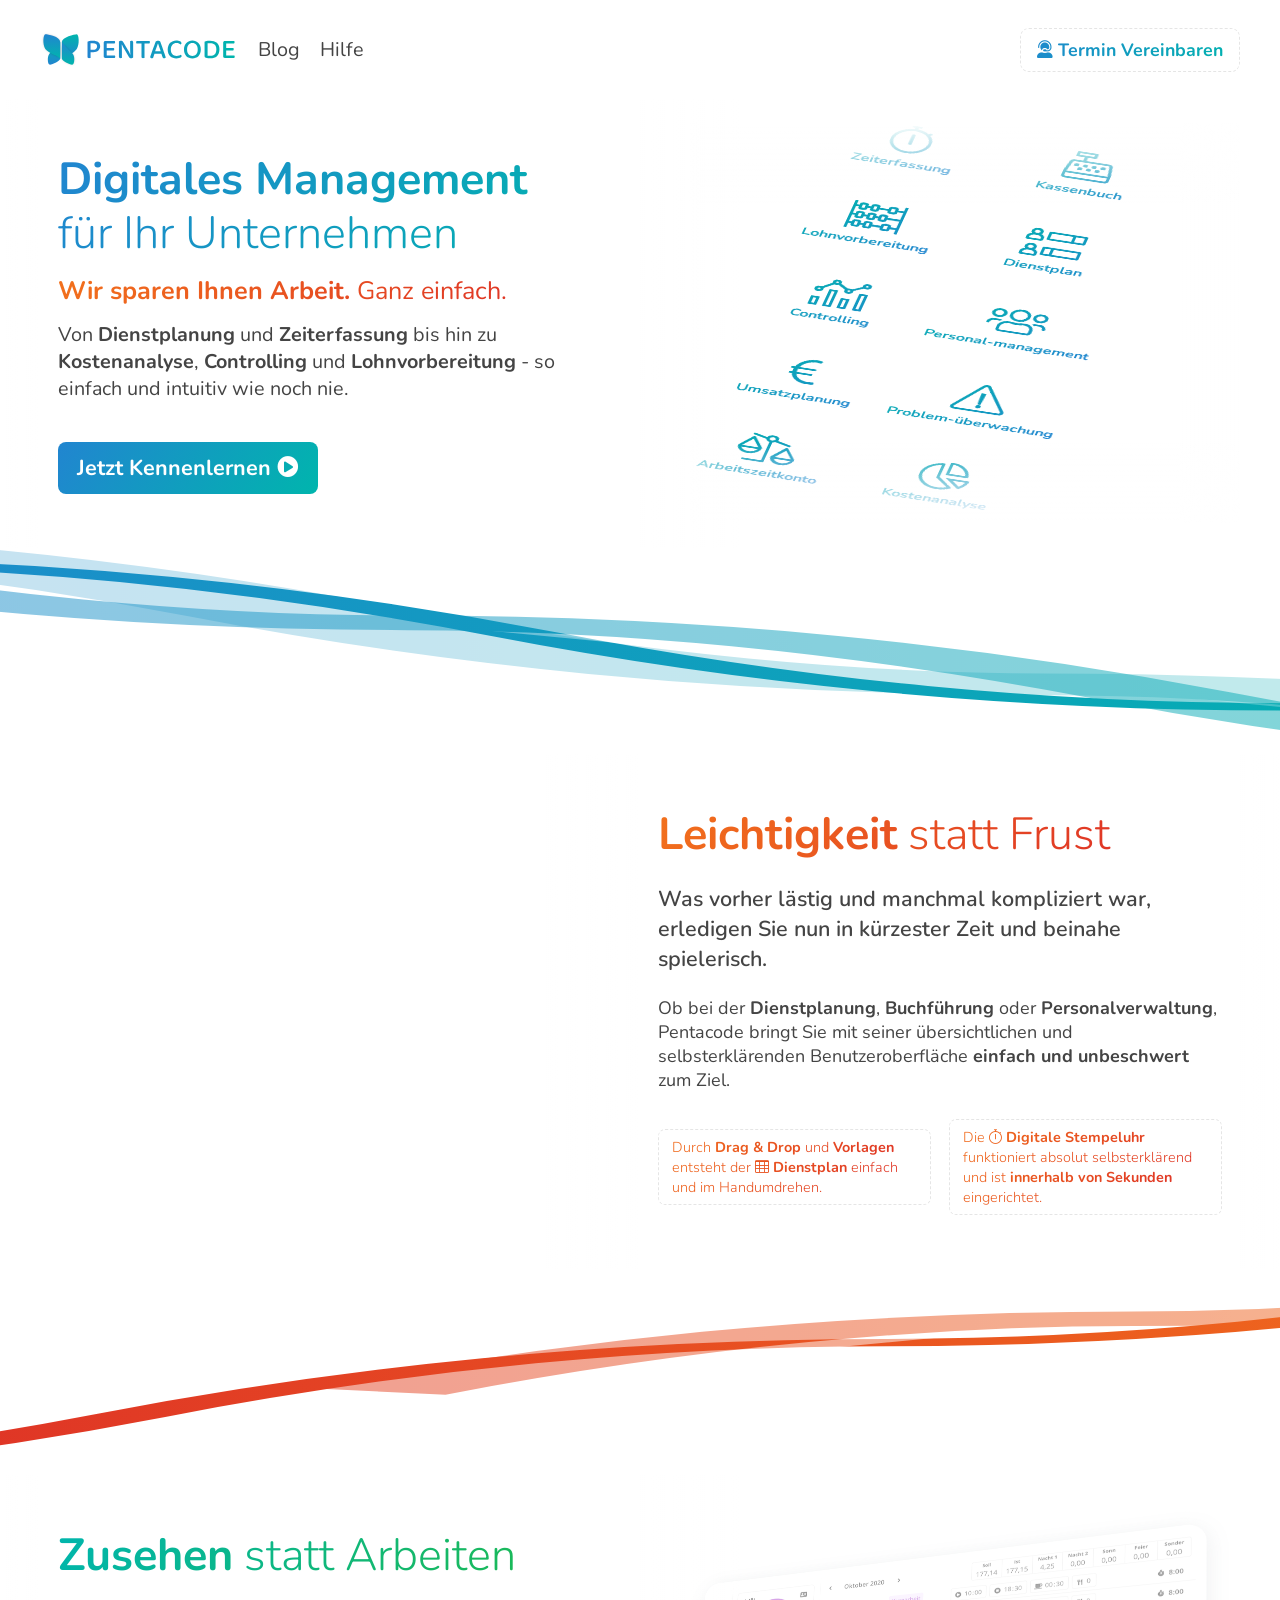
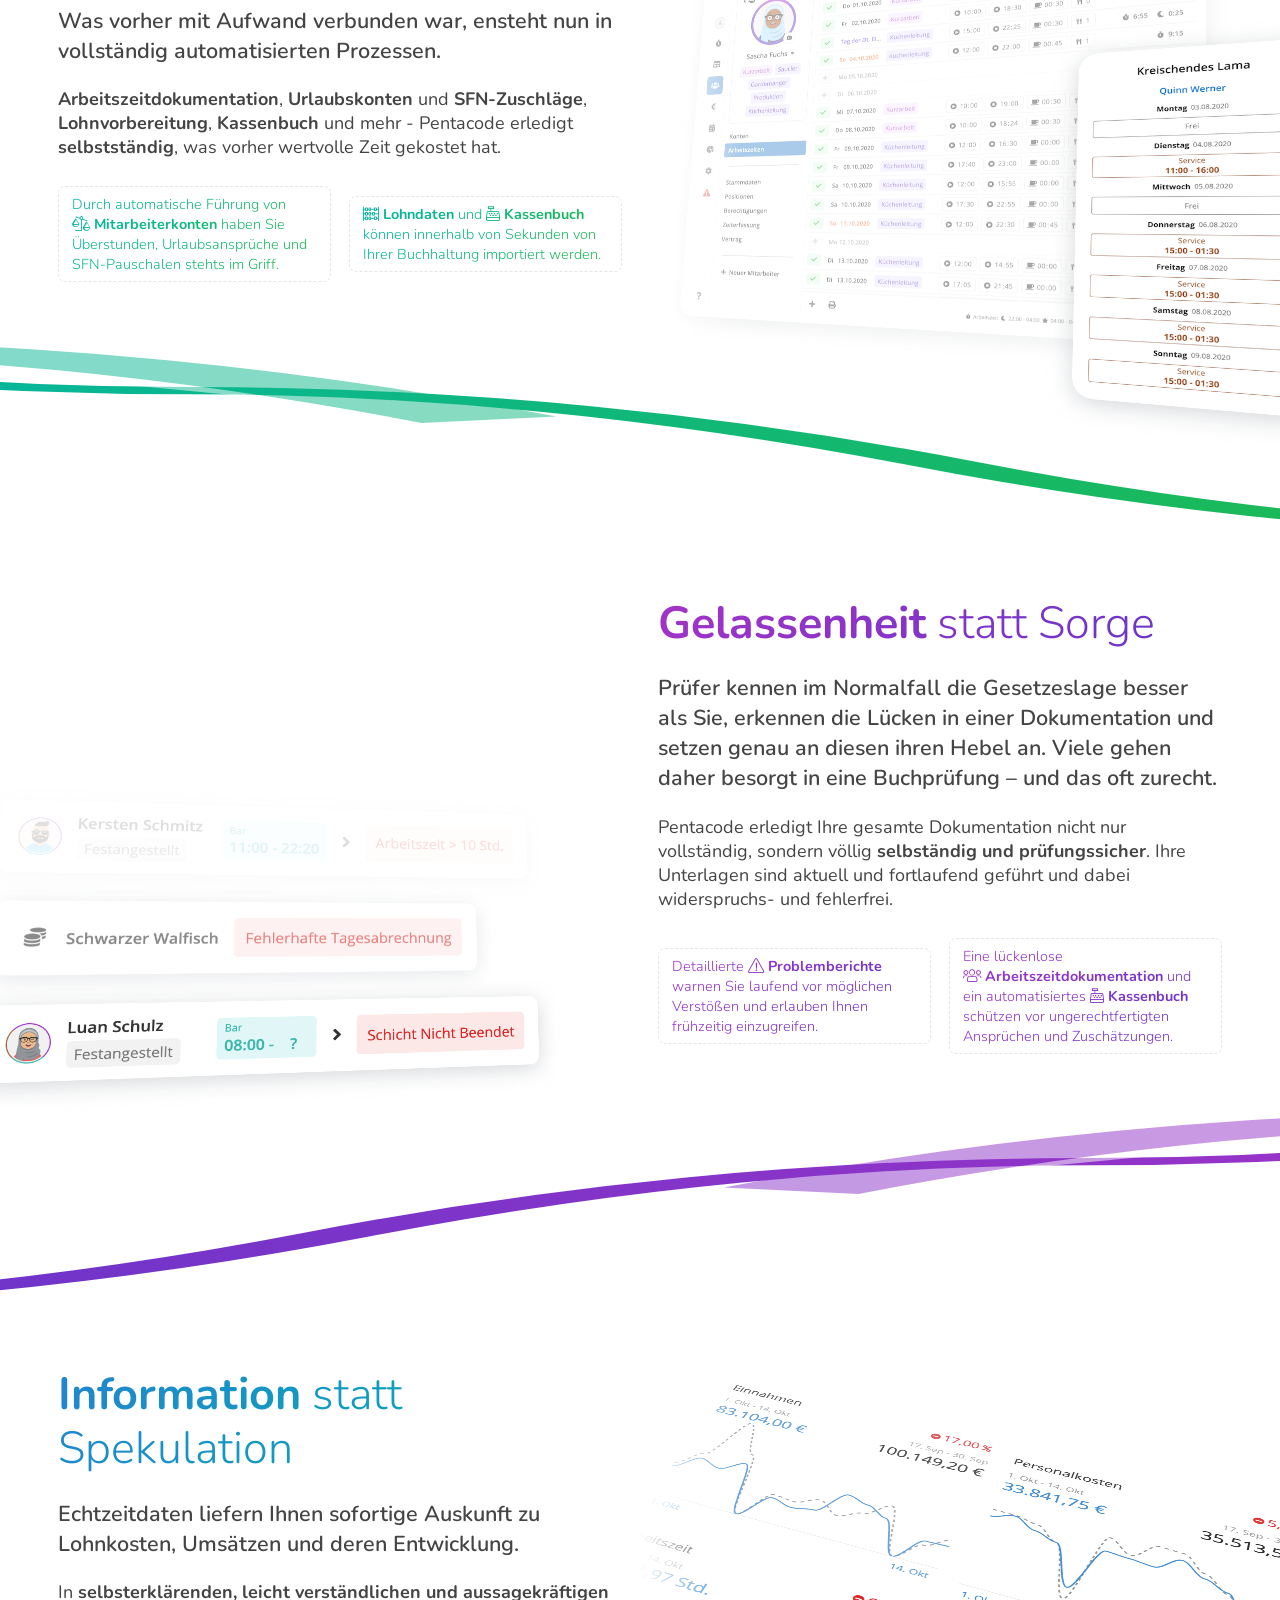
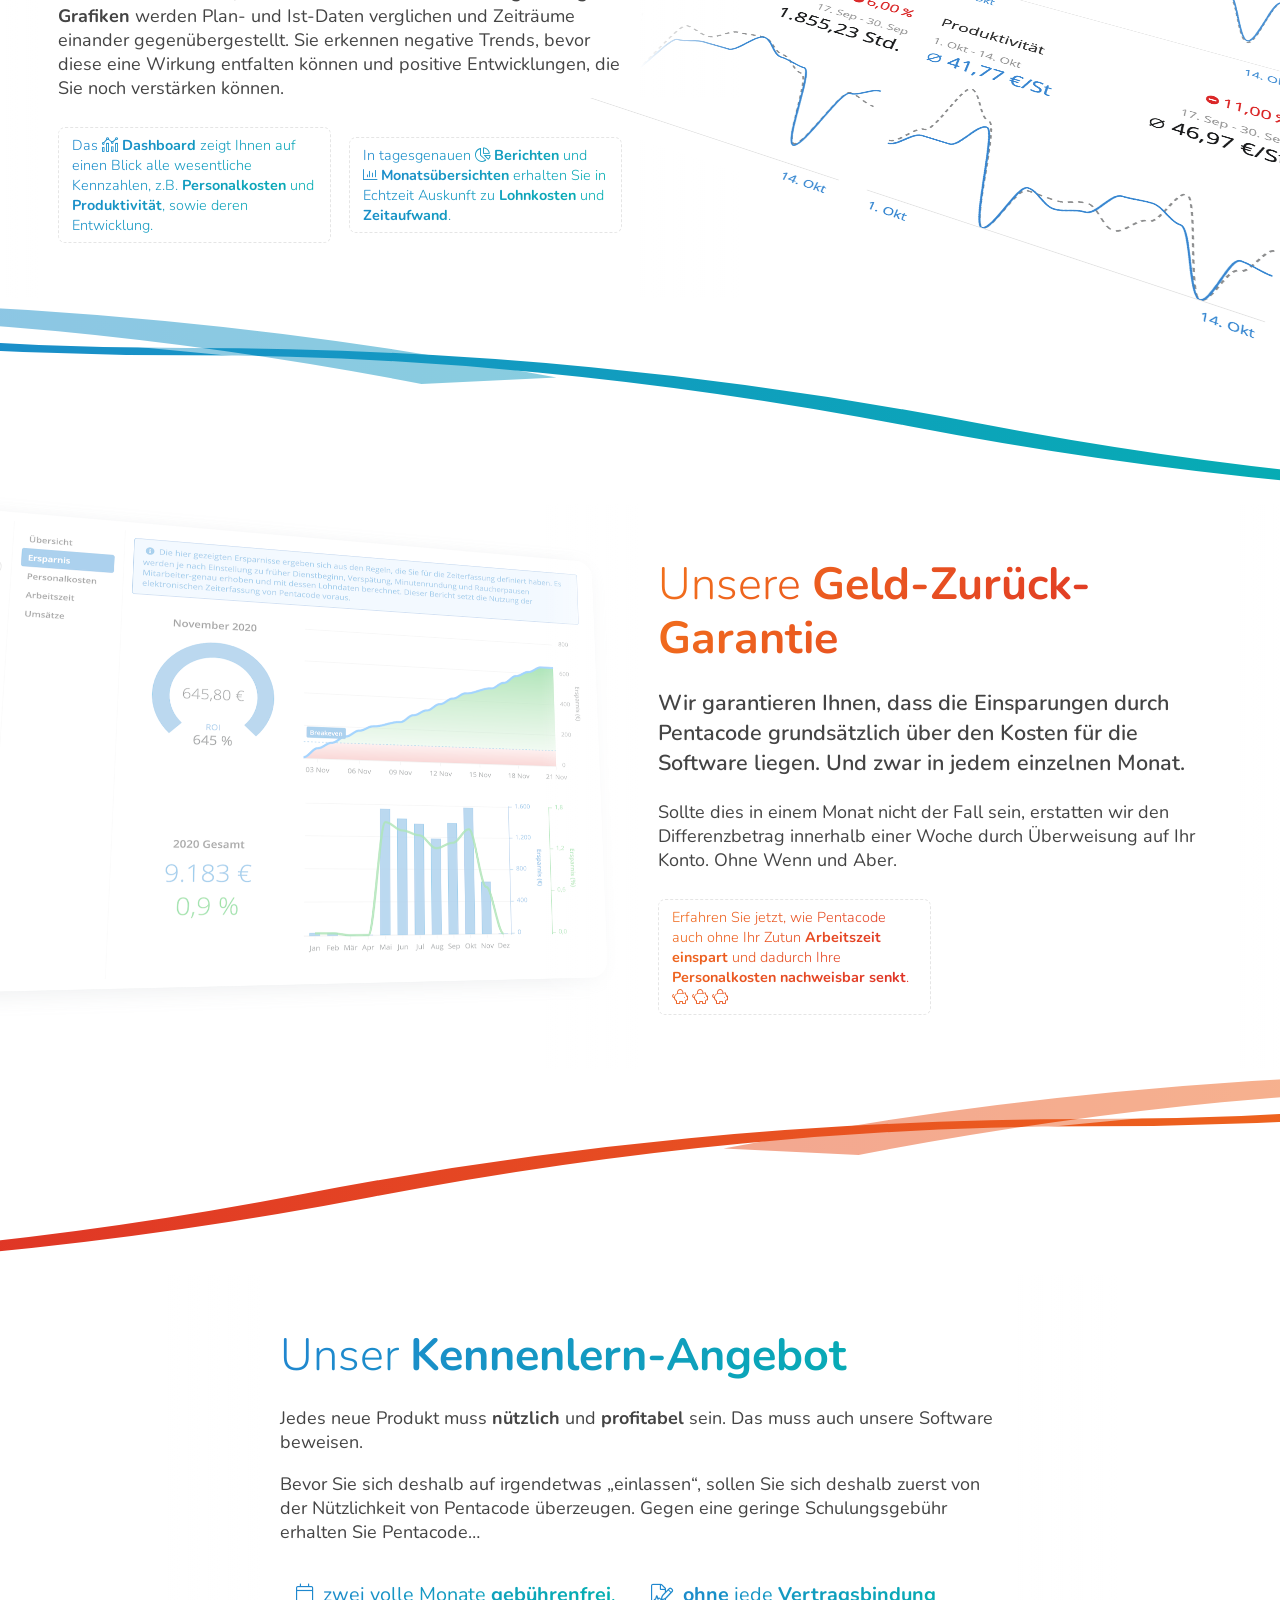
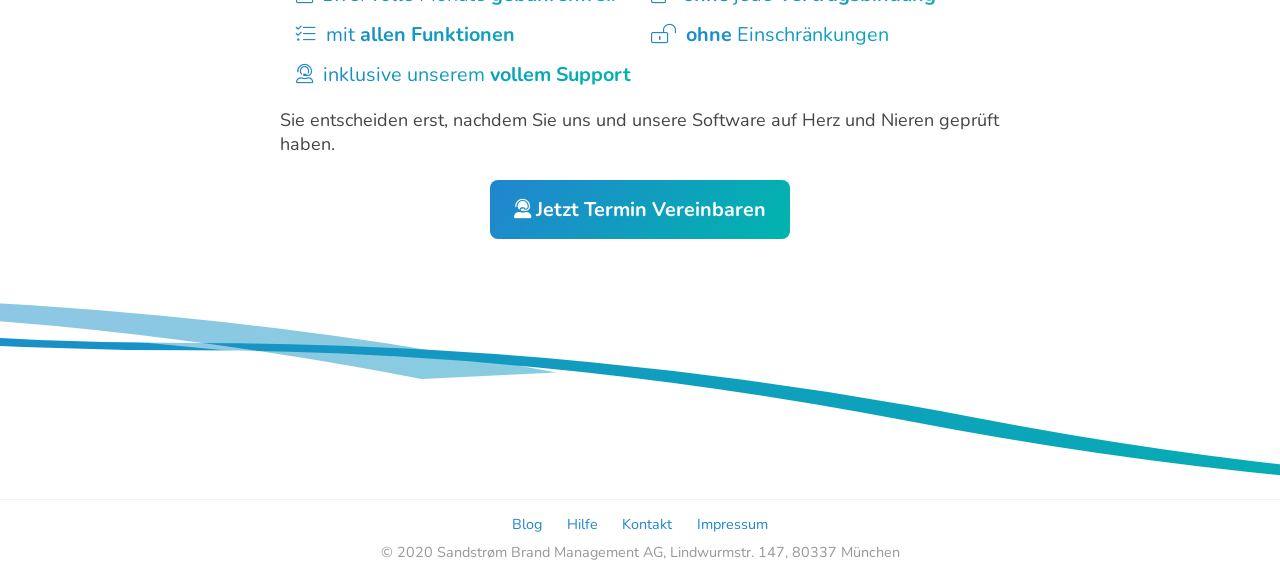
<file: index.html>
<!DOCTYPE html>
<html>
    <head>
	<meta name="generator" content="Hugo 0.81.0" />
        
        <script async src="https://www.googletagmanager.com/gtag/js?id=G-MVP5NJ56FM"></script>
        <script>
          window.dataLayer = window.dataLayer || [];
          function gtag(){dataLayer.push(arguments);}
          gtag('js', new Date());
          gtag('config', 'G-MVP5NJ56FM', { 'anonymize_ip': true });
        </script>

        <title>Pentacode - Digitales Management für Ihr Unternehmen</title>
        <link rel="shortcut icon" href="/img/icon.png">

        
        <meta name="viewport" content="width=device-width, initial-scale=1.0, minimum-scale=1.0"/>
        <meta http-equiv="Content-Type" content="text/html; charset=UTF-8">
        
        <meta name="description" content=""></meta>
        <meta name="og:title" content="Pentacode"></meta>
        <meta name="og:description" content=""></meta>
        

        
        <link rel="shortcut icon" type="image/png" href="/img/logo.png"/>
        

        

         
        <link href="https://fonts.googleapis.com/css?family=Nunito:300,400,700&display=swap" rel="stylesheet">
        <link href="/fontawesome/css/all.min.css" rel="stylesheet" type="text/css">
        <link href="/css/vars.css" rel="stylesheet" type="text/css">
        <link href="/css/base.css" rel="stylesheet" type="text/css">
        <link href="/css/layout.css" rel="stylesheet" type="text/css">
        <link href="/css/header.css" rel="stylesheet" type="text/css">
        <link href="/css/animation.css" rel="stylesheet" type="text/css">
        
<link href="/css/home.css" rel="stylesheet" type="text/css" />


        
<script src="js/anime.min.js"></script>
<script src="js/home.js"></script>


        <link href="https://assets.calendly.com/assets/external/widget.css" rel="stylesheet">
        <script src="https://assets.calendly.com/assets/external/widget.js" type="text/javascript"></script>
    </head>
    <body>
         <header class="blue">
    <div class="header-inner horizonal center-aligning layout">
        <nav class="sections">
            <ul class="horizontal center-aligning layout">
                <li>
                    <a href="/"><img class="logo" src="/img/logo.svg" /></a>
                </li>

                 
                
                <li class="section-item ">
                    <a href="/blog/">
                        Blog
                    </a>
                </li>
                
                
                
                
                
                <li class="section-item ">
                    <a href="/hilfe/">
                        Hilfe
                    </a>
                </li>
                
                
            </ul>
        </nav>

        <div class="stretch"></div>

        <nav class="login-signup">
            <ul class="horizontal center-aligning layout">
                <li hidden>
                    <a href='' class="">Login</a>
                </li>
                <li>
                    <a href="https://calendly.com/pentacode/demo" onclick="Calendly.initPopupWidget({url: 'https://calendly.com/pentacode/demo'});return false;" class="btn get-started text-clip">
                        <i class="fas fa-user-headset"></i>
                        <span>Termin Vereinbaren</span>
                    </a>
                </li>
            </ul>
        </nav>

        <div class="menu">
            <button class="btn menu-button">
                <i class="fas fa-bars"></i>
            </button>

            <div class="menu-inner" hidden>
                <nav class="menu-login-signup">
                    <ul>
                        <li>
                            <a href='/#angebot' class="btn text-clip">
                                <i class="fas fa-user-headset"></i>
                                <span>Termin Vereinbaren</span>
                            </a>
                        </li>
                    </ul>
                </nav>

                <nav class="menu-sections">
                    <ul>
                         
                        
                        <li>
                            <a href="/blog/">
                                Blog
                            </a>
                        </li>
                        
                        
                        
                        
                        
                        <li>
                            <a href="/hilfe/">
                                Hilfe
                            </a>
                        </li>
                        
                        
                    </ul>
                </nav>
            </div>
        </div>
    </div>
</header>

<script>
    (() => {
        const menuButton = document.querySelector(".menu-button");
        const menu = document.querySelector(".menu-inner");

        menuButton.addEventListener("click", e => {
            e.stopPropagation();
            menu.removeAttribute("hidden");
        });

        document.addEventListener("click", () => {
            menu.setAttribute("hidden", "");
        });
    })();
</script>


<section class="hero blue" data-section="hero">
    <div class="inner">
        <div class="content animation-reveal-children">
            <h1><strong>Digitales Management</strong><br>
für Ihr Unternehmen</h1>

            <h2 class="red text-clip">
                <strong>Wir sparen Ihnen Arbeit.</strong> Ganz einfach.
            </h2>

            <h3>
                Von <strong>Dienstplanung</strong> und <strong>Zeiterfassung</strong> bis hin zu <strong>Kostenanalyse</strong>, <strong>Controlling</strong> und <strong>Lohnvorbereitung</strong> - so einfach und intuitiv wie noch nie.
            </h3>

            <div class="buttons">
                <a href='/#angebot' class="btn highlight get-started">
                    <span>Jetzt Kennenlernen</span>
                    <span class="icon fas fa-play-circle"></span>
                </a>
            </div>
        </div>

        <div class="slides">
            <div class="features-outer">
                <div class="features">
    <div class="feature">
        <i class="fal fa-stopwatch"></i>
        <div>
            Zeiterfassung
        </div>
    </div>

    <div class="feature">
        <i class="fal fa-cash-register"></i>
        <div>
            Kassenbuch
        </div>
    </div>

    <div class="feature">
        <i class="fal fa-abacus"></i>
        <div>
            Lohnvorbereitung
        </div>
    </div>

    <div class="feature">
        <i class="fal fa-poll-people"></i>
        <div>
            Dienstplan
        </div>
    </div>

    <div class="feature">
        <i class="fal fa-analytics"></i>
        <div>
            Controlling
        </div>
    </div>

    <div class="feature">
        <i class="fal fa-users"></i>
        <div>
            Personal-management
        </div>
    </div>

    <div class="feature">
        <i class="fal fa-euro-sign"></i>
        <div>
            Umsatzplanung
        </div>
    </div>

    <div class="feature">
        <i class="fal fa-exclamation-triangle"></i>
        <div>
            Problem-überwachung
        </div>
    </div>

    <div class="feature">
        <i class="fal fa-balance-scale-right"></i>
        <div>
            Arbeitszeitkonto
        </div>
    </div>

    <div class="feature">
        <i class="fal fa-chart-pie"></i>
        <div>
            Kostenanalyse
        </div>
    </div>
</div>
 <div class="features">
    <div class="feature">
        <i class="fal fa-stopwatch"></i>
        <div>
            Zeiterfassung
        </div>
    </div>

    <div class="feature">
        <i class="fal fa-cash-register"></i>
        <div>
            Kassenbuch
        </div>
    </div>

    <div class="feature">
        <i class="fal fa-abacus"></i>
        <div>
            Lohnvorbereitung
        </div>
    </div>

    <div class="feature">
        <i class="fal fa-poll-people"></i>
        <div>
            Dienstplan
        </div>
    </div>

    <div class="feature">
        <i class="fal fa-analytics"></i>
        <div>
            Controlling
        </div>
    </div>

    <div class="feature">
        <i class="fal fa-users"></i>
        <div>
            Personal-management
        </div>
    </div>

    <div class="feature">
        <i class="fal fa-euro-sign"></i>
        <div>
            Umsatzplanung
        </div>
    </div>

    <div class="feature">
        <i class="fal fa-exclamation-triangle"></i>
        <div>
            Problem-überwachung
        </div>
    </div>

    <div class="feature">
        <i class="fal fa-balance-scale-right"></i>
        <div>
            Arbeitszeitkonto
        </div>
    </div>

    <div class="feature">
        <i class="fal fa-chart-pie"></i>
        <div>
            Kostenanalyse
        </div>
    </div>
</div>

            </div>
        </div>
    </div>

    

<svg viewBox="10 -10 80 110" preserveAspectRatio="none" overflow="visible" class="divider">
    <defs>
        <linearGradient id="[982]-gradient" class="svg-gradient">
            <stop offset="0%" class="stop1"/>
            <stop offset="100%" class="stop2"/>
        </linearGradient>
    </defs>

  
  <mask id="[982]-wave">
      <path d="M -200 -200 Q -175 -200, -150 -150 T -100 -100 T -50 -50 T 0 0 T 50 50 T 100 100 T 150 150 T 200 200 T 250 250" stroke="white" stroke-width="5"/>
      <path d="M -200 -200 Q -175 -200, -150 -150 T -100 -100 T -50 -50 T 0 0 T 50 50 T 100 100 T 150 150 T 200 200 T 250 250" stroke="white" stroke-width="10" opacity="0.5"/>
      <path d="M -200 -200 Q -175 -200, -150 -150 T -100 -100 T -50 -50 T 0 0 T 50 50 T 100 100 T 150 150 T 200 200 T 250 250" stroke="white" stroke-width="15" opacity="0.25"/>
  </mask>

  <rect x="-20" y="-20" width="140" height="140" mask="url(#[982]-wave)" fill="url(#[982]-gradient)"/>
</svg>

<script>
    (() => {
        const svg = document.currentScript.previousElementSibling;
        const lines = svg.querySelectorAll("mask > path");
        
        const winHeight = window.innerHeight;
        const bounds = svg.getBoundingClientRect();
        
        

        const scroll = () => {
            const center = window.scrollY + winHeight / 2;
            
            
            const offset = Math.max(-2, Math.min(2, (center - bounds.top) / winHeight * 2)) * 40;

            for (const [i, line] of lines.entries()) {
                line.style.transform = `translate(${offset * (i + 1) - i * 50}px, ${offset * (i + 1) - i * 50}px)`;
            }
            
            
            
        }

        window.addEventListener("scroll", scroll);

        scroll();
    })();
</script>

</section>

<section class="simple right red" data-section="simple">
    <div class="inner">
        <div class="content">
            <h1><strong>Leichtigkeit</strong> statt Frust</h1>

            <h3>
                Was vorher lästig und manchmal kompliziert war, erledigen Sie nun in kürzester Zeit und beinahe spielerisch.
            </h3>

            <p>
                Ob bei der <strong>Dienstplanung</strong>, <strong>Buchführung</strong> oder <strong>Personalverwaltung</strong>, Pentacode bringt Sie mit seiner
                übersichtlichen und selbsterklärenden Benutzeroberfläche <strong>einfach und unbeschwert</strong> zum Ziel. 
            </p>

            <div class="feature-buttons">
                <a class="btn text-clip">
                    <div>
                        Durch <strong>Drag & Drop</strong> und <strong>Vorlagen</strong> entsteht der
                        <strong class="nobreak"><i class="fal fa-table"></i> Dienstplan</strong>
                        einfach und im Handumdrehen.
                    </div>
                </a>
                <a class="btn text-clip">
                    <div>
                        Die <strong class="nobreak"><i class="fal fa-stopwatch"></i> Digitale Stempeluhr</strong>
                        funktioniert absolut selbsterklärend und ist <strong>innerhalb von Sekunden</strong> eingerichtet.
                    </div>
                </a>
            </div>
        </div>

        <div class="slides">
            <div class="slides-inner">
                <div class="slide back">
                    <img src="/img/home/roster.png" class="animate"/>
                </div>
                <div class="slide front">
                    <img src="/img/home/time-tracker.png" class="animate" />
                </div>
            </div>
        </div>
    </div>

    

<svg viewBox="10 -10 80 110" preserveAspectRatio="none" overflow="visible" class="divider">
    <defs>
        <linearGradient id="[609]-gradient" class="svg-gradient">
            <stop offset="0%" class="stop1"/>
            <stop offset="100%" class="stop2"/>
        </linearGradient>
    </defs>

  
  <mask id="[609]-wave">
      <path d="M -200 -200 Q -175 -200, -150 -150 T -100 -100 T -50 -50 T 0 0 T 50 50 T 100 100 T 150 150 T 200 200 T 250 250" stroke="white" stroke-width="5"/>
      <path d="M -200 -200 Q -175 -200, -150 -150 T -100 -100 T -50 -50 T 0 0 T 50 50 T 100 100 T 150 150 T 200 200 T 250 250" stroke="white" stroke-width="10" opacity="0.5"/>
      <path d="M -200 -200 Q -175 -200, -150 -150 T -100 -100 T -50 -50 T 0 0 T 50 50 T 100 100 T 150 150 T 200 200 T 250 250" stroke="white" stroke-width="15" opacity="0.25"/>
  </mask>

  <rect x="-20" y="-20" width="140" height="140" mask="url(#[609]-wave)" fill="url(#[609]-gradient)"/>
</svg>

<script>
    (() => {
        const svg = document.currentScript.previousElementSibling;
        const lines = svg.querySelectorAll("mask > path");
        
        const winHeight = window.innerHeight;
        const bounds = svg.getBoundingClientRect();
        
        

        const scroll = () => {
            const center = window.scrollY + winHeight / 2;
            
            
            const offset = Math.max(-2, Math.min(2, (center - bounds.top) / winHeight * 2)) * 40;

            for (const [i, line] of lines.entries()) {
                line.style.transform = `translate(${offset * (i + 1) - i * 50}px, ${offset * (i + 1) - i * 50}px)`;
            }
            
            
            
        }

        window.addEventListener("scroll", scroll);

        scroll();
    })();
</script>

</section>

<section class="left innovative green" data-section="innovative">
    <div class="inner">
        <div class="content">
            <h1><strong>Zusehen</strong> statt Arbeiten</h1>

            <h3>
                Was vorher mit Aufwand verbunden war, ensteht nun in vollständig automatisierten Prozessen.
            </h3>

            <p>
                <strong>Arbeitszeitdokumentation</strong>, <strong>Urlaubskonten</strong> und <strong>SFN-Zuschläge</strong>,
                <strong>Lohnvorbereitung</strong>, <strong>Kassenbuch</strong> und mehr - Pentacode erledigt
                <strong>selbstständig</strong>, was vorher wertvolle Zeit gekostet hat.
            </p>

            <div class="feature-buttons">
                <a class="btn text-clip">
                    <div>
                        Durch automatische Führung von <strong class="nobreak"><i class="fal fa-balance-scale-right"></i> Mitarbeiterkonten</strong>
                        haben Sie Überstunden, Urlaubsansprüche und SFN-Pauschalen stehts im Griff.
                    </div>
                </a>
                <a class="btn text-clip">
                    <div>
                        <strong><i class="fal fa-abacus"></i> Lohndaten</strong> und <strong class="nobreak"><i class="fal fa-cash-register"></i> Kassenbuch</strong> können innerhalb von Sekunden von Ihrer Buchhaltung importiert
                        werden.
                    </div>
                </a>
            </div>
        </div>

        <div class="slides">

            <div class="slides-inner">
                <div class="slide desktop">
                    <img src="/img/home/innovative/desktop.png" class="animate"/>
                </div>
            </div>

            <div class="slides-inner">
                <div class="slide tablet">
                    <img src="/img/home/innovative/tablet.png" class="animate"/>
                </div>
            </div>

            <div class="slides-inner">
                <div class="slide phone">
                    <img src="/img/home/innovative/phone.png" class="animate"/>
                </div>
            </div>

        </div>
    </div>

    

<svg viewBox="10 -10 80 110" preserveAspectRatio="none" overflow="visible" class="divider">
    <defs>
        <linearGradient id="[280]-gradient" class="svg-gradient">
            <stop offset="0%" class="stop1"/>
            <stop offset="100%" class="stop2"/>
        </linearGradient>
    </defs>

  
  <mask id="[280]-wave">
      <path d="M -200 -200 Q -175 -200, -150 -150 T -100 -100 T -50 -50 T 0 0 T 50 50 T 100 100 T 150 150 T 200 200 T 250 250" stroke="white" stroke-width="5"/>
      <path d="M -200 -200 Q -175 -200, -150 -150 T -100 -100 T -50 -50 T 0 0 T 50 50 T 100 100 T 150 150 T 200 200 T 250 250" stroke="white" stroke-width="10" opacity="0.5"/>
      <path d="M -200 -200 Q -175 -200, -150 -150 T -100 -100 T -50 -50 T 0 0 T 50 50 T 100 100 T 150 150 T 200 200 T 250 250" stroke="white" stroke-width="15" opacity="0.25"/>
  </mask>

  <rect x="-20" y="-20" width="140" height="140" mask="url(#[280]-wave)" fill="url(#[280]-gradient)"/>
</svg>

<script>
    (() => {
        const svg = document.currentScript.previousElementSibling;
        const lines = svg.querySelectorAll("mask > path");
        
        const winHeight = window.innerHeight;
        const bounds = svg.getBoundingClientRect();
        
        

        const scroll = () => {
            const center = window.scrollY + winHeight / 2;
            
            
            const offset = Math.max(-2, Math.min(2, (center - bounds.top) / winHeight * 2)) * 40;

            for (const [i, line] of lines.entries()) {
                line.style.transform = `translate(${offset * (i + 1) - i * 50}px, ${offset * (i + 1) - i * 50}px)`;
            }
            
            
            
        }

        window.addEventListener("scroll", scroll);

        scroll();
    })();
</script>

</section>

<section class="secure right purple" data-section="secure">
    <div class="inner">
        <div class="content">
            <h1><strong>Gelassenheit</strong> statt Sorge</h1>

            <h3>
                Prüfer kennen im Normalfall die Gesetzeslage besser als Sie, erkennen die Lücken in einer Dokumentation
                und setzen genau an diesen ihren Hebel an. Viele gehen daher besorgt in eine Buchprüfung – und das oft
                zurecht.
            </h3>

            <p>
                Pentacode erledigt Ihre gesamte Dokumentation nicht nur vollständig, sondern völlig
                <strong>selbständig und prüfungssicher</strong>. Ihre Unterlagen sind aktuell und fortlaufend geführt
                und dabei widerspruchs- und fehlerfrei.
            </p>

            <div class="feature-buttons">
                <a class="btn text-clip">
                    <div>
                        Detaillierte <strong class="nobreak"><i class="fal fa-exclamation-triangle"></i> Problemberichte</strong>
                        warnen Sie laufend vor möglichen Verstößen und erlauben Ihnen frühzeitig einzugreifen.
                    </div>
                </a>
                <a class="btn text-clip">
                    <div>
                        Eine lückenlose <strong class="nobreak"><i class="fal fa-users"></i> Arbeitszeitdokumentation</strong> und ein automatisiertes <strong class="nobreak"><i class="fal fa-cash-register"></i> Kassenbuch</strong> schützen vor ungerechtfertigten Ansprüchen und Zuschätzungen.
                    </div>
                </a>
            </div>
        </div>

        <div class="slides">
            <div class="slides-inner">
                <div class="issues">
                    <img src="/img/home/issues/issue_1.png" class="animate" />
                    <img src="/img/home/issues/issue_2.png" class="animate" />
                    <img src="/img/home/issues/issue_3.png" class="animate" />
                    <img src="/img/home/issues/issue_4.png" class="animate" />
                    <img src="/img/home/issues/issue_5.png" class="animate" />
                    <img src="/img/home/issues/issue_6.png" class="animate" />
                </div>
            </div>
        </div>
    </div>

    

<svg viewBox="10 -10 80 110" preserveAspectRatio="none" overflow="visible" class="divider">
    <defs>
        <linearGradient id="[360]-gradient" class="svg-gradient">
            <stop offset="0%" class="stop1"/>
            <stop offset="100%" class="stop2"/>
        </linearGradient>
    </defs>

  
  <mask id="[360]-wave">
      <path d="M -200 -200 Q -175 -200, -150 -150 T -100 -100 T -50 -50 T 0 0 T 50 50 T 100 100 T 150 150 T 200 200 T 250 250" stroke="white" stroke-width="5"/>
      <path d="M -200 -200 Q -175 -200, -150 -150 T -100 -100 T -50 -50 T 0 0 T 50 50 T 100 100 T 150 150 T 200 200 T 250 250" stroke="white" stroke-width="10" opacity="0.5"/>
      <path d="M -200 -200 Q -175 -200, -150 -150 T -100 -100 T -50 -50 T 0 0 T 50 50 T 100 100 T 150 150 T 200 200 T 250 250" stroke="white" stroke-width="15" opacity="0.25"/>
  </mask>

  <rect x="-20" y="-20" width="140" height="140" mask="url(#[360]-wave)" fill="url(#[360]-gradient)"/>
</svg>

<script>
    (() => {
        const svg = document.currentScript.previousElementSibling;
        const lines = svg.querySelectorAll("mask > path");
        
        const winHeight = window.innerHeight;
        const bounds = svg.getBoundingClientRect();
        
        

        const scroll = () => {
            const center = window.scrollY + winHeight / 2;
            
            
            const offset = Math.max(-2, Math.min(2, (center - bounds.top) / winHeight * 2)) * 40;

            for (const [i, line] of lines.entries()) {
                line.style.transform = `translate(${offset * (i + 1) - i * 50}px, ${offset * (i + 1) - i * 50}px)`;
            }
            
            
            
        }

        window.addEventListener("scroll", scroll);

        scroll();
    })();
</script>

</section>

<section class="controlling left blue" data-section="controlling">
    <div class="inner">
        <div class="content">
            <h1><strong>Information</strong> statt Spekulation</h1>

            <h3>
                Echtzeitdaten liefern Ihnen sofortige Auskunft zu Lohnkosten, Umsätzen und deren Entwicklung.
            </h3>

            <p>
                In <strong>selbsterklärenden, leicht verständlichen und aussagekräftigen Grafiken</strong> werden Plan-
                und Ist-Daten verglichen und Zeiträume einander gegenübergestellt. Sie erkennen negative Trends, bevor
                diese eine Wirkung entfalten können und positive Entwicklungen, die Sie noch verstärken können.
            </p>

            <div class="feature-buttons">
                <a class="btn text-clip">
                    <div>
                        Das <strong class="nobreak"><i class="fal fa-analytics"></i> Dashboard</strong>
                        zeigt Ihnen auf einen Blick alle wesentliche Kennzahlen, z.B. <strong>Personalkosten</strong> und
                        <strong>Produktivit&auml;t</strong>, sowie deren Entwicklung.
                    </div>
                </a>
                <a class="btn text-clip">
                    <div>
                        In tagesgenauen  <strong class="nobreak"><i class="fal fa-chart-pie"></i> Berichten</strong> und <strong class="nobreak"><i class="fal fa-chart-bar"></i> Monats&uuml;bersichten</strong> erhalten Sie in Echtzeit Auskunft
                        zu <strong>Lohnkosten</strong> und <strong>Zeitaufwand</strong>.
                    </div>
                </a>
            </div>
        </div>

        <div class="slides">
            <div class="slides-inner">
                <div class="reports">
                    <img src="/img/home/reports/reports_1.png" class="animate" />
                    <img src="/img/home/reports/reports_2.png" class="animate" />
                    <img src="/img/home/reports/reports_3.png" class="animate" />
                    <img src="/img/home/reports/reports_4.png" class="animate" />
                </div>
            </div>
        </div>
    </div>

    

<svg viewBox="10 -10 80 110" preserveAspectRatio="none" overflow="visible" class="divider">
    <defs>
        <linearGradient id="[834]-gradient" class="svg-gradient">
            <stop offset="0%" class="stop1"/>
            <stop offset="100%" class="stop2"/>
        </linearGradient>
    </defs>

  
  <mask id="[834]-wave">
      <path d="M -200 -200 Q -175 -200, -150 -150 T -100 -100 T -50 -50 T 0 0 T 50 50 T 100 100 T 150 150 T 200 200 T 250 250" stroke="white" stroke-width="5"/>
      <path d="M -200 -200 Q -175 -200, -150 -150 T -100 -100 T -50 -50 T 0 0 T 50 50 T 100 100 T 150 150 T 200 200 T 250 250" stroke="white" stroke-width="10" opacity="0.5"/>
      <path d="M -200 -200 Q -175 -200, -150 -150 T -100 -100 T -50 -50 T 0 0 T 50 50 T 100 100 T 150 150 T 200 200 T 250 250" stroke="white" stroke-width="15" opacity="0.25"/>
  </mask>

  <rect x="-20" y="-20" width="140" height="140" mask="url(#[834]-wave)" fill="url(#[834]-gradient)"/>
</svg>

<script>
    (() => {
        const svg = document.currentScript.previousElementSibling;
        const lines = svg.querySelectorAll("mask > path");
        
        const winHeight = window.innerHeight;
        const bounds = svg.getBoundingClientRect();
        
        

        const scroll = () => {
            const center = window.scrollY + winHeight / 2;
            
            
            const offset = Math.max(-2, Math.min(2, (center - bounds.top) / winHeight * 2)) * 40;

            for (const [i, line] of lines.entries()) {
                line.style.transform = `translate(${offset * (i + 1) - i * 50}px, ${offset * (i + 1) - i * 50}px)`;
            }
            
            
            
        }

        window.addEventListener("scroll", scroll);

        scroll();
    })();
</script>

</section>

<section class="savings right red" data-section="savings">
    <div class="inner">
        <div class="content">
            <h1>Unsere <strong>Geld-Zur&uuml;ck-Garantie</strong></h1>

            <h3>
                Wir garantieren Ihnen, dass die Einsparungen durch Pentacode
                grundsätzlich über den Kosten für die Software liegen. Und
                zwar in jedem einzelnen Monat.
            </h3>

            <p>
                Sollte dies in einem Monat nicht der Fall sein, erstatten wir
                den Differenzbetrag innerhalb einer Woche durch Überweisung auf
                Ihr Konto. Ohne Wenn und Aber.
            </p>

            <div class="feature-buttons">
                <a class="btn text-clip">
                    <div>
                        Erfahren Sie jetzt, wie Pentacode auch ohne Ihr Zutun <strong>Arbeitszeit einspart</strong> und dadurch Ihre <strong>Personalkosten nachweisbar senkt</strong>. <i class="fal fa-piggy-bank"></i> <i class="fal fa-piggy-bank"></i> <i class="fal fa-piggy-bank"></i>
                    </div>
                </a>
            </div>
        </div>

        <div class="slides">
            <div class="slides-inner">
                <div class="savings-chart">
                    <img src="/img/home/savings/savings.png" class="animate" />
                </div>
            </div>
        </div>
    </div>

    

<svg viewBox="10 -10 80 110" preserveAspectRatio="none" overflow="visible" class="divider">
    <defs>
        <linearGradient id="[350]-gradient" class="svg-gradient">
            <stop offset="0%" class="stop1"/>
            <stop offset="100%" class="stop2"/>
        </linearGradient>
    </defs>

  
  <mask id="[350]-wave">
      <path d="M -200 -200 Q -175 -200, -150 -150 T -100 -100 T -50 -50 T 0 0 T 50 50 T 100 100 T 150 150 T 200 200 T 250 250" stroke="white" stroke-width="5"/>
      <path d="M -200 -200 Q -175 -200, -150 -150 T -100 -100 T -50 -50 T 0 0 T 50 50 T 100 100 T 150 150 T 200 200 T 250 250" stroke="white" stroke-width="10" opacity="0.5"/>
      <path d="M -200 -200 Q -175 -200, -150 -150 T -100 -100 T -50 -50 T 0 0 T 50 50 T 100 100 T 150 150 T 200 200 T 250 250" stroke="white" stroke-width="15" opacity="0.25"/>
  </mask>

  <rect x="-20" y="-20" width="140" height="140" mask="url(#[350]-wave)" fill="url(#[350]-gradient)"/>
</svg>

<script>
    (() => {
        const svg = document.currentScript.previousElementSibling;
        const lines = svg.querySelectorAll("mask > path");
        
        const winHeight = window.innerHeight;
        const bounds = svg.getBoundingClientRect();
        
        

        const scroll = () => {
            const center = window.scrollY + winHeight / 2;
            
            
            const offset = Math.max(-2, Math.min(2, (center - bounds.top) / winHeight * 2)) * 40;

            for (const [i, line] of lines.entries()) {
                line.style.transform = `translate(${offset * (i + 1) - i * 50}px, ${offset * (i + 1) - i * 50}px)`;
            }
            
            
            
        }

        window.addEventListener("scroll", scroll);

        scroll();
    })();
</script>

</section>

<section class="offer blue" id="angebot">
    <div class="inner">
        <div class="content">
            <h1>Unser <strong>Kennenlern-Angebot</strong></h1>

            <p>
                Jedes neue Produkt muss <strong>nützlich</strong> und <strong>profitabel</strong> sein. Das muss auch unsere Software beweisen.
            </p>

            <p>
                Bevor Sie sich deshalb auf irgendetwas „einlassen“, sollen Sie sich deshalb zuerst von der Nützlichkeit von Pentacode überzeugen.
                Gegen eine geringe Schulungsgebühr erhalten Sie Pentacode…
            </p>

            <ul class="offer-terms">
                <li class="text-clip">
                    <i class="fal fa-calendar"></i> zwei volle Monate <strong>gebührenfrei</strong>.
                </li>

                <li class="text-clip">
                    <i class="fal fa-file-signature"></i> <strong>ohne</strong> jede <strong>Vertragsbindung</strong>
                </li>

                <li class="text-clip">
                    <i class="fal fa-tasks"></i> mit <strong>allen Funktionen</strong>
                </li>

                <li class="text-clip">
                    <i class="fal fa-lock-open-alt"></i> <strong>ohne</strong> Einschränkungen 
                </li>

                <li class="text-clip">
                    <i class="fal fa-user-headset"></i> inklusive unserem <strong>vollem Support</strong>
                </li>
            </ul>

            <p>
                Sie entscheiden erst, nachdem Sie uns und unsere Software auf Herz und Nieren geprüft haben.
            </p>

            <a  class="highlight btn" href="https://calendly.com/pentacode/demo" onclick="Calendly.initPopupWidget({url: 'https://calendly.com/pentacode/demo'});return false;">
                <i class="icon fas fa-user-headset"></i><span> Jetzt Termin Vereinbaren</span>
            </a>
        </div>
    </div>

    

<svg viewBox="10 -10 80 110" preserveAspectRatio="none" overflow="visible" class="divider">
    <defs>
        <linearGradient id="[615]-gradient" class="svg-gradient">
            <stop offset="0%" class="stop1"/>
            <stop offset="100%" class="stop2"/>
        </linearGradient>
    </defs>

  
  <mask id="[615]-wave">
      <path d="M -200 -200 Q -175 -200, -150 -150 T -100 -100 T -50 -50 T 0 0 T 50 50 T 100 100 T 150 150 T 200 200 T 250 250" stroke="white" stroke-width="5"/>
      <path d="M -200 -200 Q -175 -200, -150 -150 T -100 -100 T -50 -50 T 0 0 T 50 50 T 100 100 T 150 150 T 200 200 T 250 250" stroke="white" stroke-width="10" opacity="0.5"/>
      <path d="M -200 -200 Q -175 -200, -150 -150 T -100 -100 T -50 -50 T 0 0 T 50 50 T 100 100 T 150 150 T 200 200 T 250 250" stroke="white" stroke-width="15" opacity="0.25"/>
  </mask>

  <rect x="-20" y="-20" width="140" height="140" mask="url(#[615]-wave)" fill="url(#[615]-gradient)"/>
</svg>

<script>
    (() => {
        const svg = document.currentScript.previousElementSibling;
        const lines = svg.querySelectorAll("mask > path");
        
        const winHeight = window.innerHeight;
        const bounds = svg.getBoundingClientRect();
        
        

        const scroll = () => {
            const center = window.scrollY + winHeight / 2;
            
            
            const offset = Math.max(-2, Math.min(2, (center - bounds.top) / winHeight * 2)) * 40;

            for (const [i, line] of lines.entries()) {
                line.style.transform = `translate(${offset * (i + 1) - i * 50}px, ${offset * (i + 1) - i * 50}px)`;
            }
            
            
            
        }

        window.addEventListener("scroll", scroll);

        scroll();
    })();
</script>

</section>



        
        

        
            <footer>
    <nav>
        <ul>
             
            
            <li class="section-item ">
                <a href="/blog/">
                    Blog
                </a>
            </li>
            
            
            
            
            
            <li class="section-item ">
                <a href="/hilfe/">
                    Hilfe
                </a>
            </li>
            
            

            <li class="section-item">
                <a href='mailto:mail@pentacode.app'>
                    Kontakt
                </a>
            </li>

            <li class="section-item">
                <a href='/impressum/'>
                    Impressum
                </a>
            </li>
        </ul>
    </nav>
    <div class="copyright">
        &copy; 2020 Sandstrøm Brand Management AG, Lindwurmstr. 147, 80337 München
    </div>
</footer>

        

        <script type="text/javascript">!function(e,t,n){function a(){var e=t.getElementsByTagName("script")[0],n=t.createElement("script");n.type="text/javascript",n.async=!0,n.src="https://beacon-v2.helpscout.net",e.parentNode.insertBefore(n,e)}if(e.Beacon=n=function(t,n,a){e.Beacon.readyQueue.push({method:t,options:n,data:a})},n.readyQueue=[],"complete"===t.readyState)return a();e.attachEvent?e.attachEvent("onload",a):e.addEventListener("load",a,!1)}(window,document,window.Beacon||function(){});</script>
<script type="text/javascript">window.Beacon('init', '634a30dc-2e09-4b93-b79e-f530d0b3b877')</script>

    </body>
</html>
</file>
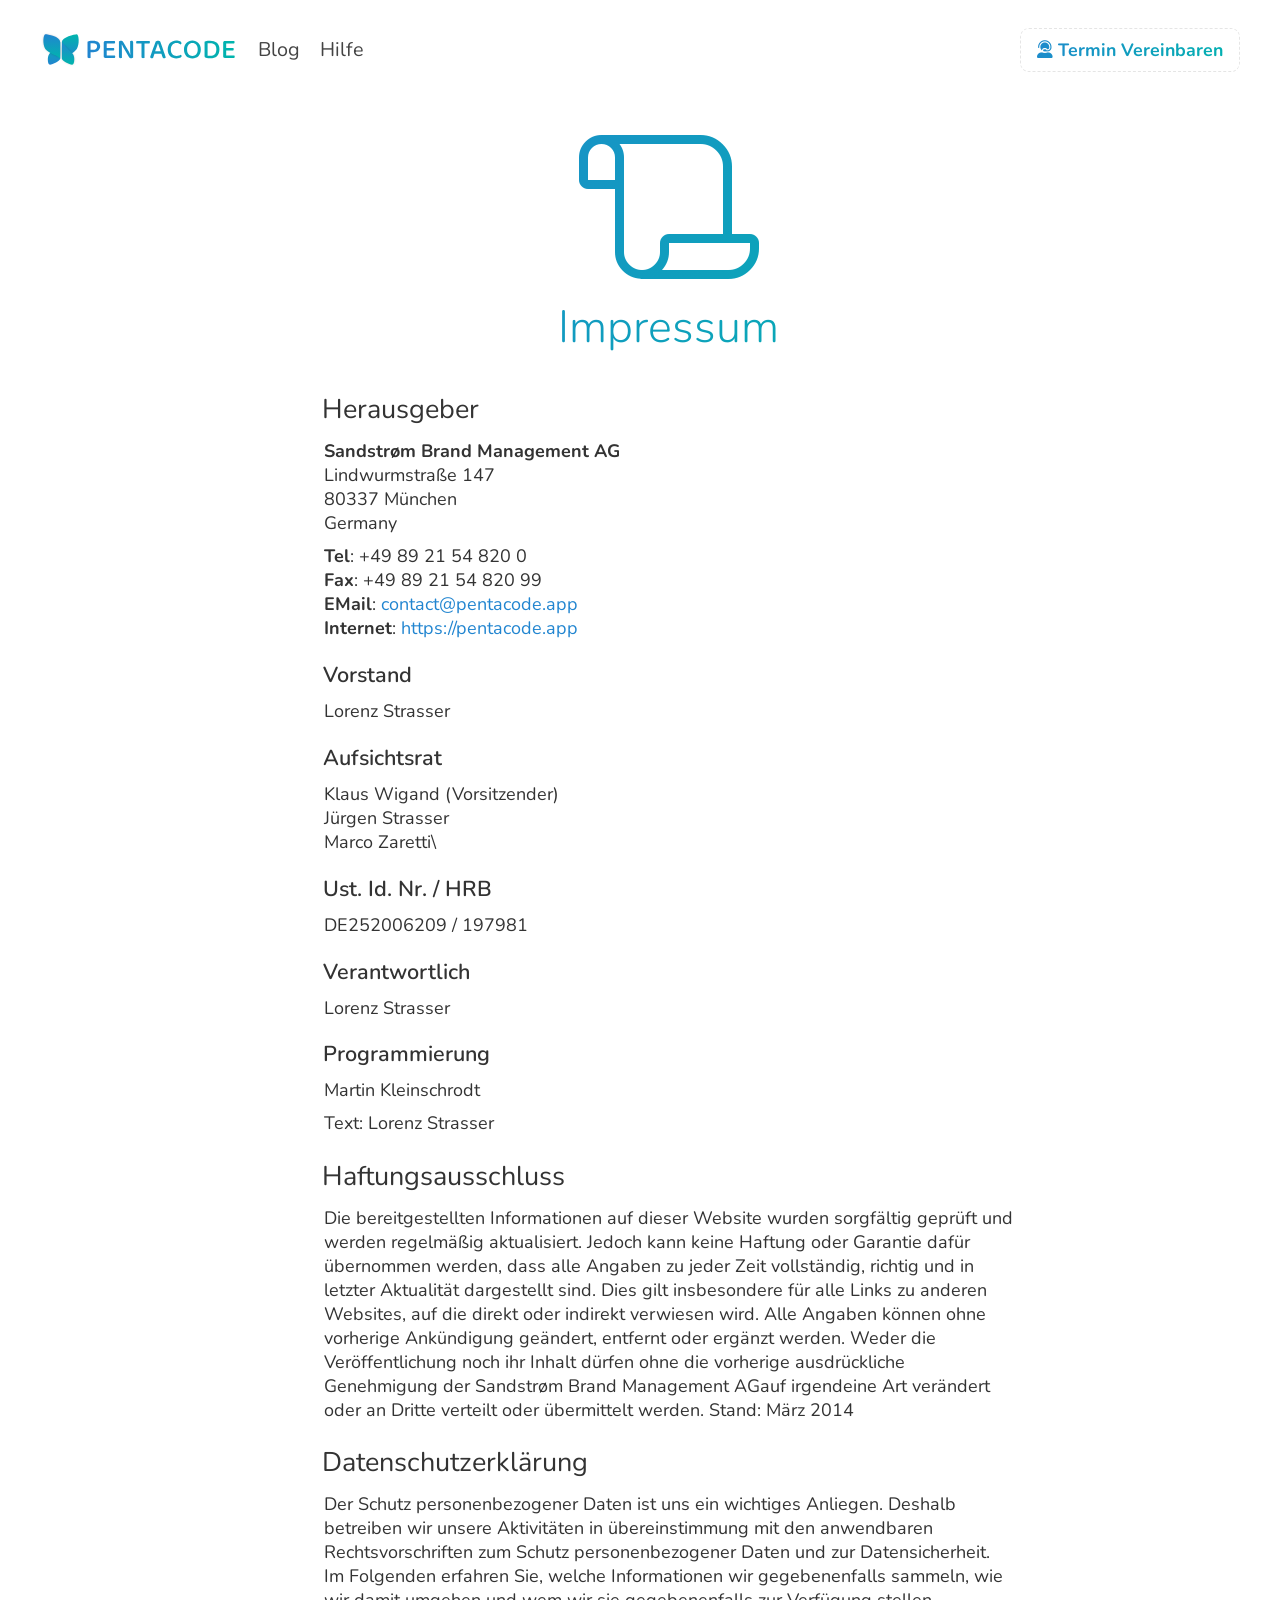
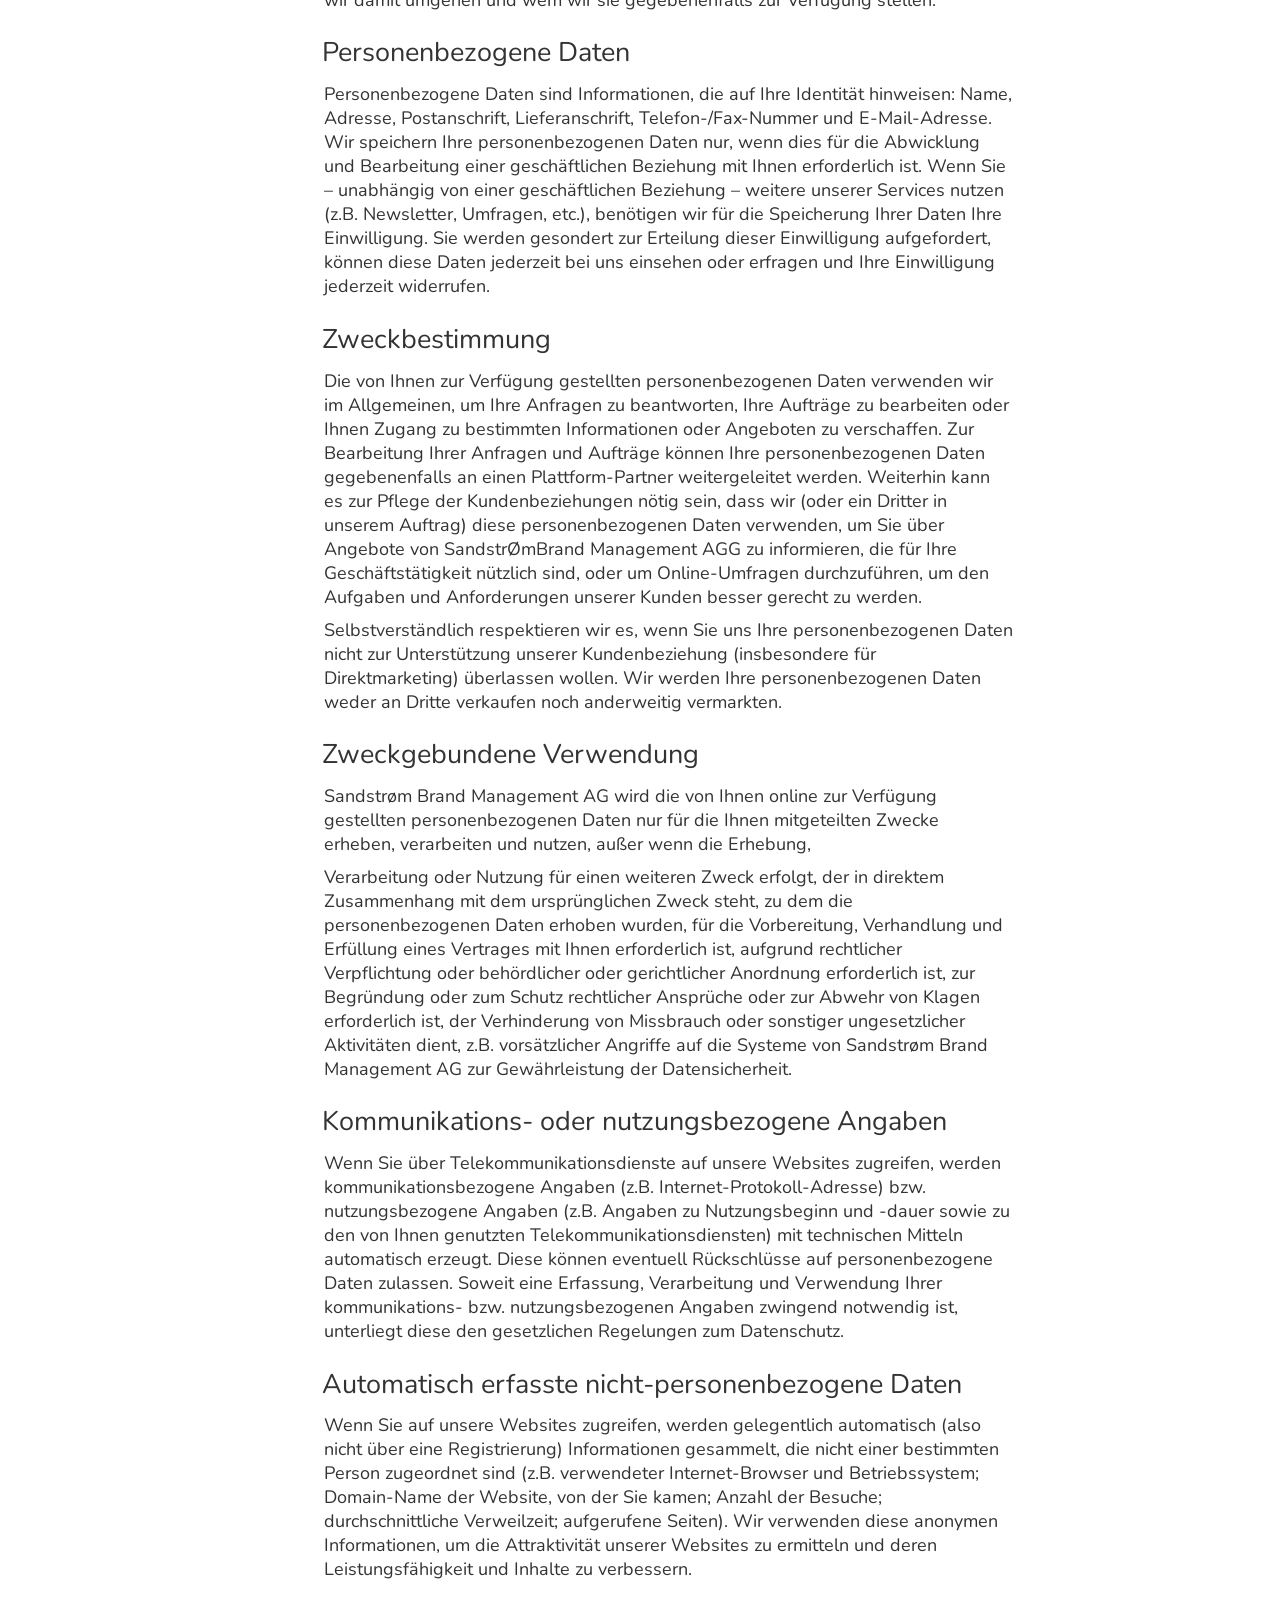
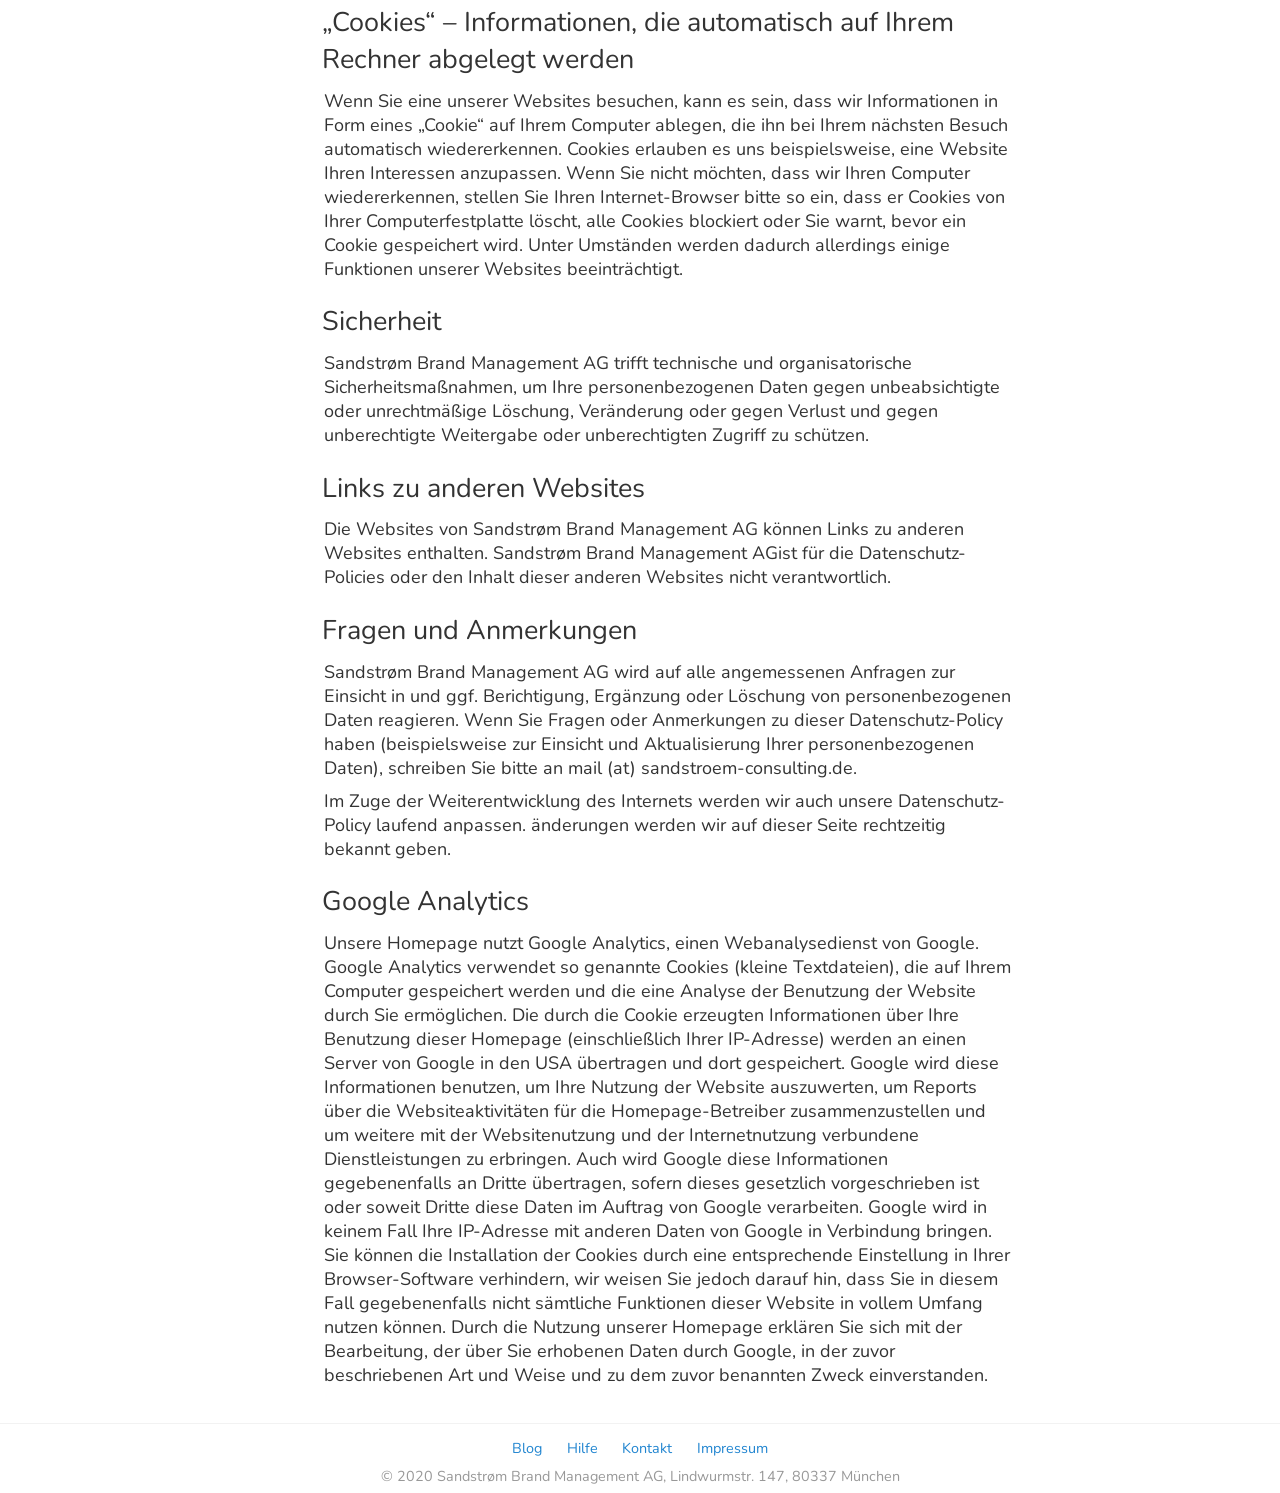
<file: impressum/index.html>
<!DOCTYPE html>
<html>
    <head>
        
        <script async src="https://www.googletagmanager.com/gtag/js?id=G-MVP5NJ56FM"></script>
        <script>
          window.dataLayer = window.dataLayer || [];
          function gtag(){dataLayer.push(arguments);}
          gtag('js', new Date());
          gtag('config', 'G-MVP5NJ56FM', { 'anonymize_ip': true });
        </script>

        <title>Impressum</title>
        <link rel="shortcut icon" href="/img/icon.png">

        
        <meta name="viewport" content="width=device-width, initial-scale=1.0, minimum-scale=1.0"/>
        <meta http-equiv="Content-Type" content="text/html; charset=UTF-8">
        
        <meta name="description" content="Herausgeber Sandstrøm Brand Management AG
Lindwurmstraße 147
80337 München
Germany
Tel: &#43;49 89 21 54 820 0
Fax: &#43;49 89 21 54 820 99
EMail: contact@pentacode.app
Internet: https://pentacode.app
Vorstand Lorenz Strasser
Aufsichtsrat Klaus Wigand (Vorsitzender)
Jürgen Strasser
Marco Zaretti\
Ust. Id. Nr. / HRB DE252006209 / 197981
Verantwortlich Lorenz Strasser
Programmierung Martin Kleinschrodt
Text: Lorenz Strasser
Haftungsausschluss Die bereitgestellten Informationen auf dieser Website wurden sorgfältig geprüft und werden regelmäßig aktualisiert. Jedoch kann keine Haftung oder Garantie dafür übernommen werden, dass alle Angaben zu jeder Zeit vollständig, richtig und in letzter Aktualität dargestellt sind."></meta>
        <meta name="og:title" content="Pentacode"></meta>
        <meta name="og:description" content="Herausgeber Sandstrøm Brand Management AG
Lindwurmstraße 147
80337 München
Germany
Tel: &#43;49 89 21 54 820 0
Fax: &#43;49 89 21 54 820 99
EMail: contact@pentacode.app
Internet: https://pentacode.app
Vorstand Lorenz Strasser
Aufsichtsrat Klaus Wigand (Vorsitzender)
Jürgen Strasser
Marco Zaretti\
Ust. Id. Nr. / HRB DE252006209 / 197981
Verantwortlich Lorenz Strasser
Programmierung Martin Kleinschrodt
Text: Lorenz Strasser
Haftungsausschluss Die bereitgestellten Informationen auf dieser Website wurden sorgfältig geprüft und werden regelmäßig aktualisiert. Jedoch kann keine Haftung oder Garantie dafür übernommen werden, dass alle Angaben zu jeder Zeit vollständig, richtig und in letzter Aktualität dargestellt sind."></meta>
        

        
        <link rel="shortcut icon" type="image/png" href="/img/logo.png"/>
        

        

        
    
        <link href="https://fonts.googleapis.com/css?family=Nunito:300,400,700&display=swap" rel="stylesheet">
        <link href="/fontawesome/css/all.min.css" rel="stylesheet" type="text/css">
        <link href="/css/vars.css" rel="stylesheet" type="text/css">
        <link href="/css/base.css" rel="stylesheet" type="text/css">
        <link href="/css/layout.css" rel="stylesheet" type="text/css">
        <link href="/css/header.css" rel="stylesheet" type="text/css">
        <link href="/css/animation.css" rel="stylesheet" type="text/css">
        
    <link href="/css/single.css" rel="stylesheet" type="text/css" />


        
        

        <link href="https://assets.calendly.com/assets/external/widget.css" rel="stylesheet">
        <script src="https://assets.calendly.com/assets/external/widget.js" type="text/javascript"></script>
    </head>
    <body>
        

<header class="blue">
    <div class="header-inner horizonal center-aligning layout">
        <nav class="sections">
            <ul class="horizontal center-aligning layout">
                <li>
                    <a href="/"><img class="logo" src="/img/logo.svg" /></a>
                </li>

                 
                
                <li class="section-item ">
                    <a href="/blog/">
                        Blog
                    </a>
                </li>
                
                
                
                
                
                <li class="section-item ">
                    <a href="/hilfe/">
                        Hilfe
                    </a>
                </li>
                
                
            </ul>
        </nav>

        <div class="stretch"></div>

        <nav class="login-signup">
            <ul class="horizontal center-aligning layout">
                <li hidden>
                    <a href='' class="">Login</a>
                </li>
                <li>
                    <a href="https://calendly.com/pentacode/demo" onclick="Calendly.initPopupWidget({url: 'https://calendly.com/pentacode/demo'});return false;" class="btn get-started text-clip">
                        <i class="fas fa-user-headset"></i>
                        <span>Termin Vereinbaren</span>
                    </a>
                </li>
            </ul>
        </nav>

        <div class="menu">
            <button class="btn menu-button">
                <i class="fas fa-bars"></i>
            </button>

            <div class="menu-inner" hidden>
                <nav class="menu-login-signup">
                    <ul>
                        <li>
                            <a href='/#angebot' class="btn text-clip">
                                <i class="fas fa-user-headset"></i>
                                <span>Termin Vereinbaren</span>
                            </a>
                        </li>
                    </ul>
                </nav>

                <nav class="menu-sections">
                    <ul>
                         
                        
                        <li>
                            <a href="/blog/">
                                Blog
                            </a>
                        </li>
                        
                        
                        
                        
                        
                        <li>
                            <a href="/hilfe/">
                                Hilfe
                            </a>
                        </li>
                        
                        
                    </ul>
                </nav>
            </div>
        </div>
    </div>
</header>

<script>
    (() => {
        const menuButton = document.querySelector(".menu-button");
        const menu = document.querySelector(".menu-inner");

        menuButton.addEventListener("click", e => {
            e.stopPropagation();
            menu.removeAttribute("hidden");
        });

        document.addEventListener("click", () => {
            menu.setAttribute("hidden", "");
        });
    })();
</script>


<div class="main-layout">
    <div>
        <div class="side-menu">
        
        </div>
    </div>

    <div>
        <article class="animation-reveal-children animation-fast">
            <div class="narrow">
                <div class="breadcrumbs">
    <nav>
        <ul>
          
    

    <li>
        <a href="https://pentacode.app/">Pentacode - Digitales Management für Ihr Unternehmen</a><span class="subtle">&nbsp;/&nbsp;</span>
    </li>

        </ul>
    </nav>
</div>



            </div>

            <div class="text-clip">
                <div class="cover">
                     
<div class="thumbnail-icon">
    <i class="fal fa-scroll"></i>
</div>
 

                </div>

                <h1><span>Impressum</span></h1>
            </div>

            

            <div>
                <h2 id="herausgeber">Herausgeber</h2>
<p><strong>Sandstrøm Brand Management AG</strong><br>
Lindwurmstraße 147<br>
80337 München<br>
Germany</p>
<p><strong>Tel</strong>:         +49 89 21 54 820 0<br>
<strong>Fax</strong>:        +49 89 21 54 820 99<br>
<strong>EMail</strong>:    <a href="mailto:contact@pentacode.app">contact@pentacode.app</a><br>
<strong>Internet</strong>: <a href="https://pentacode.app">https://pentacode.app</a></p>
<h3 id="vorstand">Vorstand</h3>
<p>Lorenz Strasser</p>
<h3 id="aufsichtsrat">Aufsichtsrat</h3>
<p>Klaus Wigand (Vorsitzender)<br>
Jürgen Strasser<br>
Marco Zaretti\</p>
<h3 id="ust-id-nr--hrb">Ust. Id. Nr. / HRB</h3>
<p>DE252006209 / 197981</p>
<h3 id="verantwortlich">Verantwortlich</h3>
<p>Lorenz Strasser</p>
<h3 id="programmierung">Programmierung</h3>
<p>Martin Kleinschrodt</p>
<p>Text:
Lorenz Strasser</p>
<h2 id="haftungsausschluss">Haftungsausschluss</h2>
<p>Die bereitgestellten Informationen auf dieser Website wurden sorgfältig geprüft und werden regelmäßig aktualisiert. Jedoch kann keine Haftung oder Garantie dafür übernommen werden, dass alle Angaben zu jeder Zeit vollständig, richtig und in letzter Aktualität dargestellt sind. Dies gilt insbesondere für alle Links zu anderen Websites, auf die direkt oder indirekt verwiesen wird. Alle Angaben können ohne vorherige Ankündigung geändert, entfernt oder ergänzt werden. Weder die Veröffentlichung noch ihr Inhalt dürfen ohne die vorherige ausdrückliche Genehmigung der Sandstrøm Brand Management AGauf irgendeine Art verändert oder an Dritte verteilt oder übermittelt werden.
Stand: März 2014</p>
<h2 id="datenschutzerklärung">Datenschutzerklärung</h2>
<p>Der Schutz personenbezogener Daten ist uns ein wichtiges Anliegen. Deshalb betreiben wir unsere Aktivitäten in übereinstimmung mit den anwendbaren Rechtsvorschriften zum Schutz personenbezogener Daten und zur Datensicherheit. Im Folgenden erfahren Sie, welche Informationen wir gegebenenfalls sammeln, wie wir damit umgehen und wem wir sie gegebenenfalls zur Verfügung stellen.</p>
<h2 id="personenbezogene-daten">Personenbezogene Daten</h2>
<p>Personenbezogene Daten sind Informationen, die auf Ihre Identität hinweisen: Name, Adresse, Postanschrift, Lieferanschrift, Telefon-/Fax-Nummer und E-Mail-Adresse.
Wir speichern Ihre personenbezogenen Daten nur, wenn dies für die Abwicklung und Bearbeitung einer geschäftlichen Beziehung mit Ihnen erforderlich ist. Wenn Sie – unabhängig von einer geschäftlichen Beziehung – weitere unserer Services nutzen (z.B. Newsletter, Umfragen, etc.), benötigen wir für die Speicherung Ihrer Daten Ihre Einwilligung. Sie werden gesondert zur Erteilung dieser Einwilligung aufgefordert, können diese Daten jederzeit bei uns einsehen oder erfragen und Ihre Einwilligung jederzeit widerrufen.</p>
<h2 id="zweckbestimmung">Zweckbestimmung</h2>
<p>Die von Ihnen zur Verfügung gestellten personenbezogenen Daten verwenden wir im Allgemeinen, um Ihre Anfragen zu beantworten, Ihre Aufträge zu bearbeiten oder Ihnen Zugang zu bestimmten Informationen oder Angeboten zu verschaffen. Zur Bearbeitung Ihrer Anfragen und Aufträge können Ihre personenbezogenen Daten gegebenenfalls an einen Plattform-Partner weitergeleitet werden. Weiterhin kann es zur Pflege der Kundenbeziehungen nötig sein, dass wir (oder ein Dritter in unserem Auftrag) diese personenbezogenen Daten verwenden, um Sie über Angebote von SandstrØmBrand Management AGG zu informieren, die für Ihre Geschäftstätigkeit nützlich sind, oder um Online-Umfragen durchzuführen, um den Aufgaben und Anforderungen unserer Kunden besser gerecht zu werden.</p>
<p>Selbstverständlich respektieren wir es, wenn Sie uns Ihre personenbezogenen Daten nicht zur Unterstützung unserer Kundenbeziehung (insbesondere für Direktmarketing) überlassen wollen. Wir werden Ihre personenbezogenen Daten weder an Dritte verkaufen noch anderweitig vermarkten.</p>
<h2 id="zweckgebundene-verwendung">Zweckgebundene Verwendung</h2>
<p>Sandstrøm Brand Management AG wird die von Ihnen online zur Verfügung gestellten personenbezogenen Daten nur für die Ihnen mitgeteilten Zwecke erheben, verarbeiten und nutzen, außer wenn die Erhebung,</p>
<p>Verarbeitung oder Nutzung für einen weiteren Zweck erfolgt, der in direktem Zusammenhang mit dem ursprünglichen Zweck steht, zu dem die personenbezogenen Daten erhoben wurden, für die Vorbereitung, Verhandlung und Erfüllung eines Vertrages mit Ihnen erforderlich ist, aufgrund rechtlicher Verpflichtung oder behördlicher oder gerichtlicher Anordnung erforderlich ist, zur Begründung oder zum Schutz rechtlicher Ansprüche oder zur Abwehr von Klagen erforderlich ist, der Verhinderung von Missbrauch oder sonstiger ungesetzlicher Aktivitäten dient, z.B. vorsätzlicher Angriffe auf die Systeme von Sandstrøm Brand Management AG zur Gewährleistung der Datensicherheit.</p>
<h2 id="kommunikations--oder-nutzungsbezogene-angaben">Kommunikations- oder nutzungsbezogene Angaben</h2>
<p>Wenn Sie über Telekommunikationsdienste auf unsere Websites zugreifen, werden kommunikationsbezogene Angaben (z.B. Internet-Protokoll-Adresse) bzw. nutzungsbezogene Angaben (z.B. Angaben zu Nutzungsbeginn und -dauer sowie zu den von Ihnen genutzten Telekommunikationsdiensten) mit technischen Mitteln automatisch erzeugt. Diese können eventuell Rückschlüsse auf personenbezogene Daten zulassen. Soweit eine Erfassung, Verarbeitung und Verwendung Ihrer kommunikations- bzw. nutzungsbezogenen Angaben zwingend notwendig ist, unterliegt diese den gesetzlichen Regelungen zum Datenschutz.</p>
<h2 id="automatisch-erfasste-nicht-personenbezogene-daten">Automatisch erfasste nicht-personenbezogene Daten</h2>
<p>Wenn Sie auf unsere Websites zugreifen, werden gelegentlich automatisch (also nicht über eine Registrierung) Informationen gesammelt, die nicht einer bestimmten Person zugeordnet sind (z.B. verwendeter Internet-Browser und Betriebssystem; Domain-Name der Website, von der Sie kamen; Anzahl der Besuche; durchschnittliche Verweilzeit; aufgerufene Seiten). Wir verwenden diese anonymen Informationen, um die Attraktivität unserer Websites zu ermitteln und deren Leistungsfähigkeit und Inhalte zu verbessern.</p>
<h2 id="cookies--informationen-die-automatisch-auf-ihrem-rechner-abgelegt-werden">„Cookies“ – Informationen, die automatisch auf Ihrem Rechner abgelegt werden</h2>
<p>Wenn Sie eine unserer Websites besuchen, kann es sein, dass wir Informationen in Form eines „Cookie“ auf Ihrem Computer ablegen, die ihn bei Ihrem nächsten Besuch automatisch wiedererkennen. Cookies erlauben es uns beispielsweise, eine Website Ihren Interessen anzupassen. Wenn Sie nicht möchten, dass wir Ihren Computer wiedererkennen, stellen Sie Ihren Internet-Browser bitte so ein, dass er Cookies von Ihrer Computerfestplatte löscht, alle Cookies blockiert oder Sie warnt, bevor ein Cookie gespeichert wird.
Unter Umständen werden dadurch allerdings einige Funktionen unserer Websites beeinträchtigt.</p>
<h2 id="sicherheit">Sicherheit</h2>
<p>Sandstrøm Brand Management AG trifft technische und organisatorische Sicherheitsmaßnahmen, um Ihre personenbezogenen Daten gegen unbeabsichtigte oder unrechtmäßige Löschung, Veränderung oder gegen Verlust und gegen unberechtigte Weitergabe oder unberechtigten Zugriff zu schützen.</p>
<h2 id="links-zu-anderen-websites">Links zu anderen Websites</h2>
<p>Die Websites von Sandstrøm Brand Management AG können Links zu anderen Websites enthalten. Sandstrøm Brand Management AGist für die Datenschutz-Policies oder den Inhalt dieser anderen Websites nicht verantwortlich.</p>
<h2 id="fragen-und-anmerkungen">Fragen und Anmerkungen</h2>
<p>Sandstrøm Brand Management AG wird auf alle angemessenen Anfragen zur Einsicht in und ggf. Berichtigung, Ergänzung oder Löschung von personenbezogenen Daten reagieren. Wenn Sie Fragen oder Anmerkungen zu dieser Datenschutz-Policy haben (beispielsweise zur Einsicht und Aktualisierung Ihrer personenbezogenen Daten), schreiben Sie bitte an mail (at) sandstroem-consulting.de.</p>
<p>Im Zuge der Weiterentwicklung des Internets werden wir auch unsere Datenschutz-Policy laufend anpassen. änderungen werden wir auf dieser Seite rechtzeitig bekannt geben.</p>
<h2 id="google-analytics">Google Analytics</h2>
<p>Unsere Homepage nutzt Google Analytics, einen Webanalysedienst von Google. Google Analytics verwendet so genannte Cookies (kleine Textdateien), die auf Ihrem Computer gespeichert werden und die eine Analyse der Benutzung der Website durch Sie ermöglichen. Die durch die Cookie erzeugten Informationen über Ihre Benutzung dieser Homepage (einschließlich Ihrer IP-Adresse) werden an einen Server von Google in den USA übertragen und dort gespeichert. Google wird diese Informationen benutzen, um Ihre Nutzung der Website auszuwerten, um Reports über die Websiteaktivitäten für die Homepage-Betreiber zusammenzustellen und um weitere mit der Websitenutzung und der Internetnutzung verbundene Dienstleistungen zu erbringen. Auch wird Google diese Informationen gegebenenfalls an Dritte übertragen, sofern dieses gesetzlich vorgeschrieben ist oder soweit Dritte diese Daten im Auftrag von Google verarbeiten. Google wird in keinem Fall Ihre IP-Adresse mit anderen Daten von Google in Verbindung bringen. Sie können die Installation der Cookies durch eine entsprechende Einstellung in Ihrer Browser-Software verhindern, wir weisen Sie jedoch darauf hin, dass Sie in diesem Fall gegebenenfalls nicht sämtliche Funktionen dieser Website in vollem Umfang nutzen können. Durch die Nutzung unserer Homepage erklären Sie sich mit der Bearbeitung, der über Sie erhobenen Daten durch Google, in der zuvor beschriebenen Art und Weise und zu dem zuvor benannten Zweck einverstanden.</p>

            </div>
        </article>
    </div>

    <div>
        <div class="side-menu right">
            <link href="/css/page-menu.css" rel="stylesheet" type="text/css" />

<nav class="page-menu animation-reveal-children animation-fast">
    <ul id="backToTop" style="visibility: hidden">
        <li>
            <a href="/impressum/#">
                Zum Seitenanfang
                <i class="fas fa-arrow-up"></i>
            </a>
        </li>
    </ul>

</nav>

<script>
    window.addEventListener('load', () => {
        const anchorItems = document.querySelectorAll(".page-menu li");

        const observer = new IntersectionObserver((entries) => {
            console.log(entries);
            const firstVisible = entries.find(e => e.isIntersecting);
            if (firstVisible) {
                const id = firstVisible.target.id;
                anchorItems.forEach(item => item.classList.toggle("active", item.dataset.anchor === id))
            }
        });

        for (const item of anchorItems) {
            const anchor = document.querySelector("#" + item.dataset.anchor);
            if (anchor) {
                observer.observe(anchor);
            }
        }

        const backToTop = document.querySelector("#backToTop");
        const scroll = () => {
            backToTop.style.visibility = window.scrollY < window.innerHeight ? "hidden" : "";
        }
        window.addEventListener("scroll", scroll);
        scroll();
    });
</script>

        </div>
    </div>
</div>



        
        

        
            <footer>
    <nav>
        <ul>
             
            
            <li class="section-item ">
                <a href="/blog/">
                    Blog
                </a>
            </li>
            
            
            
            
            
            <li class="section-item ">
                <a href="/hilfe/">
                    Hilfe
                </a>
            </li>
            
            

            <li class="section-item">
                <a href='mailto:mail@pentacode.app'>
                    Kontakt
                </a>
            </li>

            <li class="section-item">
                <a href='/impressum/'>
                    Impressum
                </a>
            </li>
        </ul>
    </nav>
    <div class="copyright">
        &copy; 2020 Sandstrøm Brand Management AG, Lindwurmstr. 147, 80337 München
    </div>
</footer>

        

        <script type="text/javascript">!function(e,t,n){function a(){var e=t.getElementsByTagName("script")[0],n=t.createElement("script");n.type="text/javascript",n.async=!0,n.src="https://beacon-v2.helpscout.net",e.parentNode.insertBefore(n,e)}if(e.Beacon=n=function(t,n,a){e.Beacon.readyQueue.push({method:t,options:n,data:a})},n.readyQueue=[],"complete"===t.readyState)return a();e.attachEvent?e.attachEvent("onload",a):e.addEventListener("load",a,!1)}(window,document,window.Beacon||function(){});</script>
<script type="text/javascript">window.Beacon('init', '634a30dc-2e09-4b93-b79e-f530d0b3b877')</script>

    </body>
</html>
</file>
<file: css/vars.css>
body {
    --color-black: #444;
    --color-white: #fff;
    --color-fg: var(--color-black);
    --color-bg: var(--color-white);
    --max-inner-width: 1200px;
    --color-subtle: rgba(0, 0, 0, 0.3);

    --red: #db2828;
    --orange: #f2711c;
    --yellow: #fbbd08;
    --olive: #b5cc18;
    --green: #21ba45;
    --teal: #00b5ad;
    --blue: #2185d0;
    --violet: #6435c9;
    --purple: #a333c8;
    --pink: #e03997;
    --brown: #a5673f;
    --grey: #767676;
    --black: #1b1c1d;
    --aqua: #1cd0bf;

    --red-bg: #ffe8e6;
    --orange-bg: #ffedde;
    --yellow-bg: #fff8db;
    --olive-bg: #fbfdef;
    --green-bg: #e5f9e7;
    --teal-bg: #e1f7f7;
    --blue-bg: #dff0ff;
    --violet-bg: #eae7ff;
    --purple-bg: #f6e7ff;
    --pink-bg: #ffe3fb;
    --brown-bg: #f1e2d3;
    --aqua-bg: #c8fdf8;
    --grey-bg: #f1f1f1;

    --color-highlight: var(--blue);
    --color-highlight-bg: var(--teal);

    --shade-1: rgba(0, 0, 0, 0.05);
    --shade-2: rgba(0, 0, 0, 0.1);
    --shade-3: rgba(0, 0, 0, 0.15);
    --shade-4: rgba(0, 0, 0, 0.2);
    --shade-5: rgba(0, 0, 0, 0.25);
}

.red {
    --color-highlight: var(--orange);
    --color-highlight-bg: var(--red);
}

.orange {
    --color-highlight: var(--green);
    --color-highlight-bg: var(--yellow);
}

.yellow {
    --color-highlight: var(--yellow);
    --color-highlight-bg: var(--yellow-bg);
}

.olive {
    --color-highlight: var(--olive);
    --color-highlight-bg: var(--olive-bg);
}

.green {
    --color-highlight: var(--teal);
    --color-highlight-bg: var(--green);
}

.teal {
    --color-highlight: var(--teal);
    --color-highlight-bg: var(--teal-bg);
}

.blue {
    --color-highlight: var(--blue);
    --color-highlight-bg: var(--teal);
}

.violet {
    --color-highlight: var(--violet);
    --color-highlight-bg: var(--purple);
}

.purple {
    --color-highlight: var(--purple);
    --color-highlight-bg: var(--violet);
}

.pink {
    --color-highlight: var(--pink);
    --color-highlight-bg: var(--pink-bg);
}

.brown {
    --color-highlight: var(--brown);
    --color-highlight-bg: var(--brown-bg);
}

.grey {
    --color-highlight: var(--grey);
    --color-highlight-bg: var(--grey-bg);
}

.black {
    --color-highlight: var(--black);
    --color-highlight-bg: var(--black-bg);
}

.aqua {
    --color-highlight: var(--aqua);
    --color-highlight-bg: var(--aqua-bg);
}
</file>
<file: css/base.css>
html,
body {
    padding: 0;
    margin: 0;
    font-family: "Nunito", "Helvetica Neue", Helvetica, Arial, sans-serif;
    font-size: 18px;
    color: #333;
    -webkit-tap-highlight-color: transparent;
    height: initial !important;
}

body,
input,
button {
    -webkit-font-smoothing: antialiased;
}

input:not([type="radio"]):not([type="checkbox"]),
button {
    -webkit-appearance: none;
    -moz-appearance: none;
    border-radius: 0.5em;
    font: inherit;
}

input {
    background: white;
    border: solid 1px rgba(0, 0, 0, 0.1);
    padding: 0.5em 0.8em;
}

input:focus {
    border-color: #23b4ff;
}

button {
    cursor: pointer;
}

*:focus {
    outline: none;
}

h1 {
    font-size: 250%;
    font-weight: 300;
    margin: 20px 0;
    line-height: 1.2em;
}

h2 {
    font-size: 150%;
    font-weight: 400;
}

h3 {
    font-size: 120%;
    font-weight: 600;
}

h4 {
    font-size: 100%;
    font-weight: 600;
}

a {
    color: var(--color-highlight);
    text-decoration: none;
    font-weight: 400;
}

button:hover,
a:hover {
    opacity: 0.7;
}

button,
.btn {
    background: var(--color-fg);
    color: var(--color-bg);
    display: inline-block;
    flex-direction: row;
    align-items: center;
    justify-content: center;
    padding: 0.5em 0.9em;
    position: relative;
    vertical-align: middle;
    border-radius: 8px;
    font: inherit;
    font-weight: bold;
    border: none;
    will-change: transform;
}

button.highlight,
.btn.highlight {
    background: var(--color-highlight);
}

.btn i {
    display: inline;
}

footer {
    display: block;
    text-align: center;
    border-top: solid 1px rgba(0, 0, 0, 0.05);
    font-size: 0.8em;
}

footer nav {
    overflow: auto;
    padding: 1em;
    text-align: center;
}

footer nav ul {
    display: inline-flex;
    align-items: center;
}

footer a {
    margin: 0 5px;
}

footer .copyright {
    margin: -0.5em 0 0.5em 0;
    opacity: 0.5;
}

table {
}

th {
    text-align: left;
    vertical-align: top;
    width: 150px;
}

.breadcrumbs {
    margin: -0.5em 0.5em 0.5em 0.5em;
}

.breadcrumbs nav ul {
    display: flex;
    align-items: center;
}

nav ul {
    list-style: none;
    margin: 0;
    padding: 0;
}

footer nav ul li:not(:last-child) {
    margin-right: 1em;
}

.subtle {
    color: var(--color-subtle);
}

figure {
    margin: 40px 0;
    position: relative;
    text-align: center;
}

figure figcaption {
    text-align: center;
    font-size: 0.8em;
    opacity: 0.8;
    padding: 0.5em;
}

figure img {
    border-radius: 8px;
    box-shadow: rgba(0, 0, 0, 0.2) 0 0 10px;
    overflow: hidden;
}

figure img.no-shadow {
    box-shadow: none;
}

figure.border img {
    border: solid 1px #ccc;
    box-sizing: border-box;
}

figure img {
    max-width: 100%;
}

figure.float img {
    max-width: 300px;
    max-height: none;
}

figure.float.right {
    float: right;
    margin: 10px 0 10px 30px;
}

figure.float.left {
    float: left;
    margin: 0 20px 0 0;
}

.img-grid {
    display: grid;
    grid-template-columns: repeat(auto-fit, minmax(15em, 1fr));
    grid-gap: 0.5em;
    margin-bottom: 0.5em;
}

.img-grid p {
    margin: 0;
}

.img-grid img {
    margin: 0 auto;
}

blockquote {
    margin: 1em;
    padding: 0.5em;
    border-left: solid 3px var(--blue);
    background: var(--blue-bg);
    text-align: left;
    border-radius: 0.5em;
    color: var(--blue);
}

blockquote a {
    text-decoration: underline;
}

.cover-icon {
    display: flex;
    align-items: center;
    justify-content: center;
}

.golden-ratio {
    position: relative;
    overflow: hidden;
}

.golden-ratio::before {
    content: "";
    display: block;
    padding-top: 61.8%;
}

.thumbnail-icon {
    min-width: 1.2em;
    text-align: center;
}

img.cover-parent {
    object-fit: cover;
    position: absolute;
    top: 0;
    left: 0;
    width: 100%;
    height: 100%;
}

section {
    clear: both;
    margin-bottom: 50px;
    box-sizing: border-box;
    margin: 2em;
    position: relative;
    z-index: 1;
    color: var(--color-fg);
}

section .inner {
    width: 100%;
    box-sizing: border-box;
    margin: 0 auto;
    position: relative;
    max-width: var(--max-inner-width);
}

section .inner .content {
    flex: 1;
    display: flex;
    flex-direction: column;
    justify-content: center;
    position: relative;
    padding: 50px 0;
}

section .inner .content p {
    margin-top: 0;
}

section h1 {
    margin: 0 0 0.5em 0;
}

section h3 {
    margin: 0 0 1em 0;
}

.note {
    background: rgba(89, 198, 255, 0.1);
    padding: 1em;
    border: solid 1px #23b4ff;
    clear: both;
    margin: 1em 0;
    border-radius: 8px;
}

.note p {
    text-align: left;
}

.note p:first-child {
    margin-top: 0;
}

.note p:last-child {
    margin-bottom: 0;
}

.icon {
    display: inline-block;
    width: 1em;
    height: 1em;
    position: relative;
}

.icon svg {
    position: absolute;
    top: 0;
    left: 0;
    width: 100%;
    height: 100%;
    object-fit: contain;
    fill: currentColor;
}

.nobreak {
    white-space: nowrap;
}

.text-clip {
    border-radius: 0.5em;
    background: linear-gradient(125deg, var(--color-highlight), var(--color-highlight-bg));
    -webkit-text-fill-color: transparent;
    -webkit-background-clip: text;
    color: var(--color-bg);
}

.btn.text-clip {
    border: dashed 1px rgba(0, 0, 0, 0.1);
    transition: background 0.2s, color 0.2s;
}

.btn.text-clip:hover {
    -webkit-text-fill-color: unset;
    -webkit-background-clip: unset;
    border: transparent;
}

.key {
    display: inline-block;
    height: 1.5em;
    line-height: 1.5em;
    padding: 0 0.5em;
    text-align: center;
    border-radius: 0.4em;
    background: var(--shade-2);
    border: solid 1px var(--shade-3);
    border-bottom-width: 2px;
    font-weight: 600;
    font-size: 0.9em;
}

.mono {
    font-family: monospace;
}
</file>
<file: css/layout.css>
.fullbleed {
    position: absolute;
    top: 0;
    left: 0;
    right: 0;
    bottom: 0;
}

.layout {
    display: flex;
}

.horizontal.layout {
    flex-direction: row;
}

.vertical.layout {
    flex-direction: column;
}

.center-aligning.layout {
    align-items: center;
}

.start-aligning.layout {
    align-items: flex-start;
}

.end-aligning.layout {
    align-items: flex-end;
}

.center-justifying.layout {
    justify-content: center;
}

.start-justifying.layout {
    justify-content: flex-start;
}

.end-justifying.layout {
    justify-content: flex-end;
}

.center-positioning.layout {
    align-items: center;
    justify-content: center;
}

.layout > .stretch {
    flex-grow: 1;
}

.layout > :not(.stretch) {
    flex: none;
}

.horizontal.layout > .collapse {
    width: 0;
}

.vertical.layout > .collapse {
    height: 0;
}

.display-contents {
    display: contents;
}

.grid {
    display: grid;
    grid-template-columns: repeat(auto-fit, minmax(var(--grid-column-width, 10em), 1fr));
    grid-gap: var(--grid-gap);
}

.grid-span-all-columns {
    grid-column: 1 / -1;
}
</file>
<file: css/header.css>
header {
    width: 100%;
    font-size: 110%;
    position: sticky;
    background: white;
    top: 0;
    z-index: 10;
    padding: 0 1em;
    margin: 1em 0;
    box-sizing: border-box;
}

header .header-inner {
    max-width: var(--max-inner-width);
    margin: 0 auto;
    height: 3em;
    box-sizing: border-box;
}

header .btn {
    font-size: 0.9em;
}

header nav.sections ul li:not(:last-child),
header nav.login-signup ul li:not(:last-child) {
    margin-right: 1em;
}

header nav ul li a {
    color: var(--color-fg);
    display: block;
}

header nav ul li.active a {
    color: var(--color-highlight);
    font-weight: bold;
}

header .logo {
    display: block;
    height: 2em;
    width: 10em;
    position: relative;
}

header .logo path {
    stroke: currentColor;
}

header .menu-button {
    background: transparent;
    color: var(--color-fg);
    padding: 0.5em;
}

header .menu-button i {
    margin: 0 !important;
}

header .menu {
    position: relative;
}

header .menu-inner {
    position: absolute;
    right: 0;
    box-shadow: 0 0px 10px rgba(154, 160, 185, 0.05), 0 0px 40px rgba(166, 173, 201, 0.2);
    z-index: 10;
    padding: 0.5em;
    border-radius: 0.5em;
    width: 12em;
    --color-bg: var(--color-white);
    --color-fg: var(--color-black);
    background: var(--color-bg);
}

header .menu-sections ul {
    flex-direction: column;
    align-items: stretch;
}

header .menu-sections ul li a {
    margin-top: 0.8em;
    padding: 0 0.5em;
    font-weight: 600;
}

header .menu-login-signup {
    padding-bottom: 0.5em;
    border-bottom: solid 1px rgba(0, 0, 0, 0.1);
}

header .menu-login-signup ul > * {
    flex: 1;
    text-align: center;
}

@media (min-width: 700px) {
    .menu {
        display: none;
    }
}

@media (max-width: 700px) {
    header .section-item,
    header .login-signup {
        display: none;
    }
}
</file>
<file: css/animation.css>
@keyframes reveal {
    from {
        transform: translate(0, 30px);
        opacity: 0;
    }
    to {
        opacity: 1;
    }
}

@keyframes reveal2 {
    from {
        transform: translate(0, 30px);
    }
}

@keyframes drop {
    from {
        transform: translate(0, -200px);
        opacity: 0;
    }
    to {
        opacity: 1;
    }
}

body {
    --animation-base-duration: 0.2s;
}

.animation-pause * {
    animation-play-state: paused !important;
}

.animation-reveal-children > *,
.animation-reveal {
    animation: reveal calc(5 * 0.2s) backwards;
}

.animation-fast {
    --animation-base-duration: 0.05s;
}

.animation-reveal-children :nth-child(1),
.animation-delay-1 {
    animation-delay: calc(1 * var(--animation-base-duration));
}

.animation-reveal-children :nth-child(2),
.animation-delay-2 {
    animation-delay: calc(2 * var(--animation-base-duration));
}

.animation-reveal-children :nth-child(3),
.animation-delay-3 {
    animation-delay: calc(3 * var(--animation-base-duration));
}

.animation-reveal-children :nth-child(4),
.animation-delay-4 {
    animation-delay: calc(4 * var(--animation-base-duration));
}

.animation-reveal-children :nth-child(5),
.animation-delay-5 {
    animation-delay: calc(5 * var(--animation-base-duration));
}

.animation-reveal-children :nth-child(6),
.animation-delay-6 {
    animation-delay: calc(6 * var(--animation-base-duration));
}

.animation-reveal-children :nth-child(7),
.animation-delay-7 {
    animation-delay: calc(7 * var(--animation-base-duration));
}

.animation-reveal-children :nth-child(8),
.animation-delay-8 {
    animation-delay: calc(8 * var(--animation-base-duration));
}

.animation-reveal-children :nth-child(9),
.animation-delay-9 {
    animation-delay: calc(9 * var(--animation-base-duration));
}

.animation-reveal-children :nth-child(10),
.animation-delay-10 {
    animation-delay: calc(10 * var(--animation-base-duration));
}

.animation-reveal-children :nth-child(11),
.animation-delay-11 {
    animation-delay: calc(11 * var(--animation-base-duration));
}

.animation-reveal-children :nth-child(12),
.animation-delay-12 {
    animation-delay: calc(12 * var(--animation-base-duration));
}
</file>
<file: css/home.css>
body {
    overflow-x: hidden;
}

section {
    margin: 4em 2em 8em 2em;
    perspective: 2000px;
    margin-bottom: 0;
    margin-top: 0;
    transform-style: preserve-3d;
}

section h1 {
    background: linear-gradient(125deg, var(--color-highlight), var(--color-highlight-bg));
    -webkit-text-fill-color: transparent;
    -webkit-background-clip: text;
}

section .btn.highlight {
    background: linear-gradient(125deg, var(--color-highlight), var(--color-highlight-bg));
}

.divider {
    width: 100%;
    height: 160px;
    margin: 10px 0 30px 0;
    position: relative;
    z-index: 100;
}

.divider .stop1 {
    stop-color: var(--color-highlight);
}

.divider .stop2 {
    stop-color: var(--color-highlight-bg);
}

section .inner {
    display: flex;
    align-items: center;
    transform-style: preserve-3d;
}

section .inner .content {
    flex: 1;
    position: relative;
    z-index: 1;
    background: var(--color-bg);
    min-width: 500px;
    padding: 3em 1em;
}

section .inner .content::before {
    content: "";
    display: block;
    position: absolute;
    top: 0;
    bottom: 0;
    width: 100px;
    left: -100px;
    z-index: -1;
    transform: translateZ(1px);
    background: linear-gradient(90deg, rgba(255, 255, 255, 0) 0, rgba(255, 255, 255, 1) 100%);
}

section .inner .content::after {
    content: "";
    display: block;
    position: absolute;
    top: 0;
    bottom: 0;
    width: 100px;
    right: -100px;
    z-index: -1;
    transform: translateZ(1px);
    background: linear-gradient(-90deg, rgba(255, 255, 255, 0) 0, rgba(255, 255, 255, 1) 100%);
}

section.right .inner {
    flex-direction: row-reverse;
}

section.right .divider {
    transform: scale(-1, 1);
}

.feature-buttons {
    display: grid;
    grid-template-columns: repeat(auto-fill, minmax(12em, 1fr));
    gap: 1em;
    margin-top: 0.5em;
}

.feature-buttons .btn {
    font-weight: 300;
    font-size: 0.8em;
    cursor: pointer;
    margin: auto;
}

.feature-buttons .btn i {
    margin: 0;
}

.slides {
    width: 600px;
    height: 400px;
    position: relative;
    overflow: visible;
    transform-style: preserve-3d;
}

.slides .slides-inner {
    width: 200%;
    transform-origin: 0 0;
    transform: scale(0.5);
    transform-style: preserve-3d;
}

.slides .slide {
    position: absolute;
    top: 0;
    left: 0;
    width: auto;
    transform-origin: center center;
}

section.hero h1 {
    margin-bottom: 0.3em;
}

section.hero h2 {
    color: #ff6666;
    margin-top: 0;
    font-size: 1.4em;
    margin-bottom: 0.5em;
}

section.hero h3 {
    font-weight: 400;
    margin-bottom: 40px;
    font-size: 1.1em;
    max-width: 500px;
}

section.hero h3 strong {
    font-weight: 700;
}

section.hero .inner .btn {
    font-size: 120%;
}

section.simple .slides .slide.front {
    transform: translate3d(200px, 150px, 40px) rotateY(20deg) rotateX(10deg);
}

section.simple .slides .slide.back {
    transform: translate3d(-150px, -150px, 0) rotateY(20deg) rotateX(10deg);
}

section.simple .slide img {
    box-sizing: border-box;
    padding: 1em;
    box-shadow: rgba(149, 157, 165, 0.4) 0px 8px 40px;
    border-radius: 2em;
    background: white;
}

section.secure .issues {
    display: flex;
    flex-direction: column;
    align-items: flex-start;
    transform: translate(0, -120px) rotateY(15deg) rotateX(10deg);
}

section.secure .issues > * {
    box-shadow: rgba(149, 157, 165, 0.4) 0px 8px 40px;
    border-radius: 1em;
    padding: 1em 1.5em;
    margin-bottom: 2em;
}

section.controlling {
    perspective: 2500px;
}

section.controlling .reports {
    display: grid;
    grid-template-columns: auto auto;
    grid-gap: 2em 0.5em;
    transform: translate3d(-100px, -300px, -250px) rotateX(45deg) rotate(25deg);
    transform-style: preserve-3d;
}

section.hero .slides {
    overflow: hidden;
    height: 400px;
}

section.hero .slides::after {
    content: "";
    display: block;
    position: absolute;
    top: 0;
    left: 0;
    right: 0;
    bottom: 0;
    z-index: 2;
    transform: translateZ(1px);
    background: linear-gradient(
            rgba(255, 255, 255, 1) 0%,
            rgba(255, 255, 255, 0) 20%,
            rgba(255, 255, 255, 0) 80%,
            rgba(255, 255, 255, 1) 100%
        ),
        linear-gradient(
            90deg,
            rgba(255, 255, 255, 1) 0%,
            rgba(255, 255, 255, 0) 10%,
            rgba(255, 255, 255, 0) 90%,
            rgba(255, 255, 255, 1) 100%
        );
}

section.hero .features-outer {
    transform: translate(80px, 0) rotateX(55deg) rotate(15deg);
}

@keyframes roll {
    from {
        transform: translate(0, 100%);
    }

    to {
        transform: translate(0, -100%);
    }
}

section.hero .features {
    position: absolute;
    left: 0;
    right: 0;
    margin: auto;
    display: grid;
    grid-template-columns: 1fr 1fr;
    grid-gap: 4em 2em;
    padding: 2em 0;
    font-size: 0.9em;
    width: 20em;
    text-align: center;
    animation: roll linear 40s -20s infinite;
    /* background: linear-gradient( */
    /*     var(--color-highlight), */
    /*     var(--color-highlight-bg) 25%, */
    /*     var(--color-highlight) 50%, */
    /*     var(--color-highlight-bg) 75%, */
    /*     var(--color-highlight) 100% */
    /* ); */
    /* -webkit-background-clip: text; */
}

section.hero .features:nth-child(2) {
    animation-delay: 0s;
}

section.hero .feature {
    text-align: center;
    font-weight: 600;
    line-height: 1em;
    /* color: var(--color-highlight); */
    /* --fa-primary-color: var(--color-highlight); */
    /* --fa-secondary-color: var(--color-highlight-bg); */
    /* --fa-secondary-opacity: 1; */
    background: linear-gradient(-45deg, var(--color-highlight), var(--color-highlight-bg) 100%);
    -webkit-background-clip: text;
    -webkit-text-fill-color: transparent;
    color: var(--color-bg);
}

section.hero .feature i {
    display: block;
    font-size: 3em;
    margin-bottom: 0.2em;
}

section.hero .feature div {
    display: inline;
}

section.savings .savings-chart {
    transform: translate(-100px, -80px) rotateY(15deg) rotateX(10deg);
}

section.savings .savings-chart img {
    padding: 1em;
    box-shadow: rgba(149, 157, 165, 0.4) 0px 8px 40px;
    border-radius: 2em;
    background: white;
}

section.innovative .slides-inner {
    transform: scale(0.5);
}

section.innovative .desktop {
    transform: translate3d(100px, -200px, -200px) rotateY(-30deg) rotateX(10deg);
}

section.innovative .tablet {
    transform: translate3d(50px, 100px, -100px) rotateY(-30deg) rotateX(10deg);
}

section.innovative .phone {
    transform: translate3d(800px, 300px, 200px) rotateY(-30deg) rotateX(10deg);
}

section.innovative .slide img {
    padding: 1em;
    box-shadow: rgba(149, 157, 165, 0.4) 0px 8px 40px;
    border-radius: 2em;
    background: white;
}

section.offer .inner {
    justify-content: center;
}

section.offer .inner .content {
    max-width: 40em;
}

section.offer .btn.highlight {
    font-size: 1.1em;
    padding: 0.8em 1.2em;
    margin-top: 0.3em;
    align-self: center;
}

section.offer .offer-terms {
    list-style: none;
    padding: 0;
    display: grid;
    grid-template-columns: repeat(auto-fill, minmax(300px, 1fr));
    gap: 0.5em;
    margin: 1em 0.5em;
}

section.offer .offer-terms li {
    font-size: 1.1em;
    padding: 0.1em;
}

section.offer .offer-terms li i {
    display: inline;
    margin: 0.25em;
}

@media (max-width: 1023px) {
    section {
        margin: 2em;
    }

    section .inner {
        flex-direction: column !important;
    }

    section .inner .content {
        background: rgba(255, 255, 255, 0.5);
        min-width: 0;
        max-width: 500px;
        padding: 1em 1em 2em 1em;
    }

    section .inner .content::before,
    section .inner .content::after {
        display: none;
    }

    .slides {
        display: none;
    }
}

@media (max-width: 700px) {
    section {
        margin: 0;
    }
}
</file>
<file: css/single.css>
.main-layout {
    display: grid;
    grid-template-columns: auto 1fr auto;
    padding: 0 1em;
    max-width: 70em;
    margin: 0 auto;
}

.side-menu {
    width: 15em;
    box-sizing: border-box;
    position: sticky;
    top: 3em;
    margin-right: 1em;
    max-height: 100vh;
    overflow: visible;
}

.side-menu.right {
    top: 5em;
    text-align: right;
    font-size: 0.8em;
}

.side-menu .search-wrapper {
    font-size: 0.9em;
    margin-bottom: 1em;
}

.page-menu {
    margin-top: 3em;
}

h1 {
    text-align: center;
    margin: 0.5em 1em;
}

h2 {
    margin: 1em 0.6em 0.4em 0.6em;
}

h3 {
    margin: 1em 0.8em 0.4em 0.8em;
}

h4 {
    margin: 1em 0.8em 0.4em 0.8em;
}

h2,
h3,
h4,
h5 {
    padding-top: 2.5em;
    margin-top: -2em;
}

article {
    margin: 2em 0;
}

article table {
    border-collapse: collapse;
    margin: 0.6em;
}

article table td {
    padding: 0.3em;
    vertical-align: top;
}

p {
    margin: 0.5em 1em;
}

article img {
    max-width: 100%;
}

.cover {
    border-radius: 0.5em;
    width: 90%;
    margin: 0 auto;
    max-width: 25em;
    overflow: hidden;
}

.cover i {
    display: inline;
    font-size: 8em;
}

.content {
    text-align: center;
}

@media (max-width: 70em) {
    .side-menu.right {
        display: none;
    }
}

@media (max-width: 55em) {
    .side-menu {
        display: none;
    }
}

@media (min-width: 55em) {
    .breadcrumbs {
        display: none;
    }
}

@media print {
    .side-menu,
    header,
    footer,
    .breadcrumbs {
        display: none;
    }

    figure {
        page-break-inside: avoid;
    }

    * {
        box-shadow: none !important;
    }
}
</file>
<file: css/page-menu.css>
.on-this-page {
    color: var(--color-subtle);
    margin: 0.3em 0.6em;
}

.page-menu ul {
    position: relative;
}

.page-menu a {
    padding: 0.3em 0.6em;
    margin: 0.1em 0;
    color: var(--color-fg);
    border-radius: 0.5em;
    display: block;
}

.page-menu a:hover {
    opacity: 1;
    background: rgba(0, 0, 0, 0.03);
}

.page-menu .active a {
    color: var(--color-highlight);
    font-weight: bold;
}
</file>
